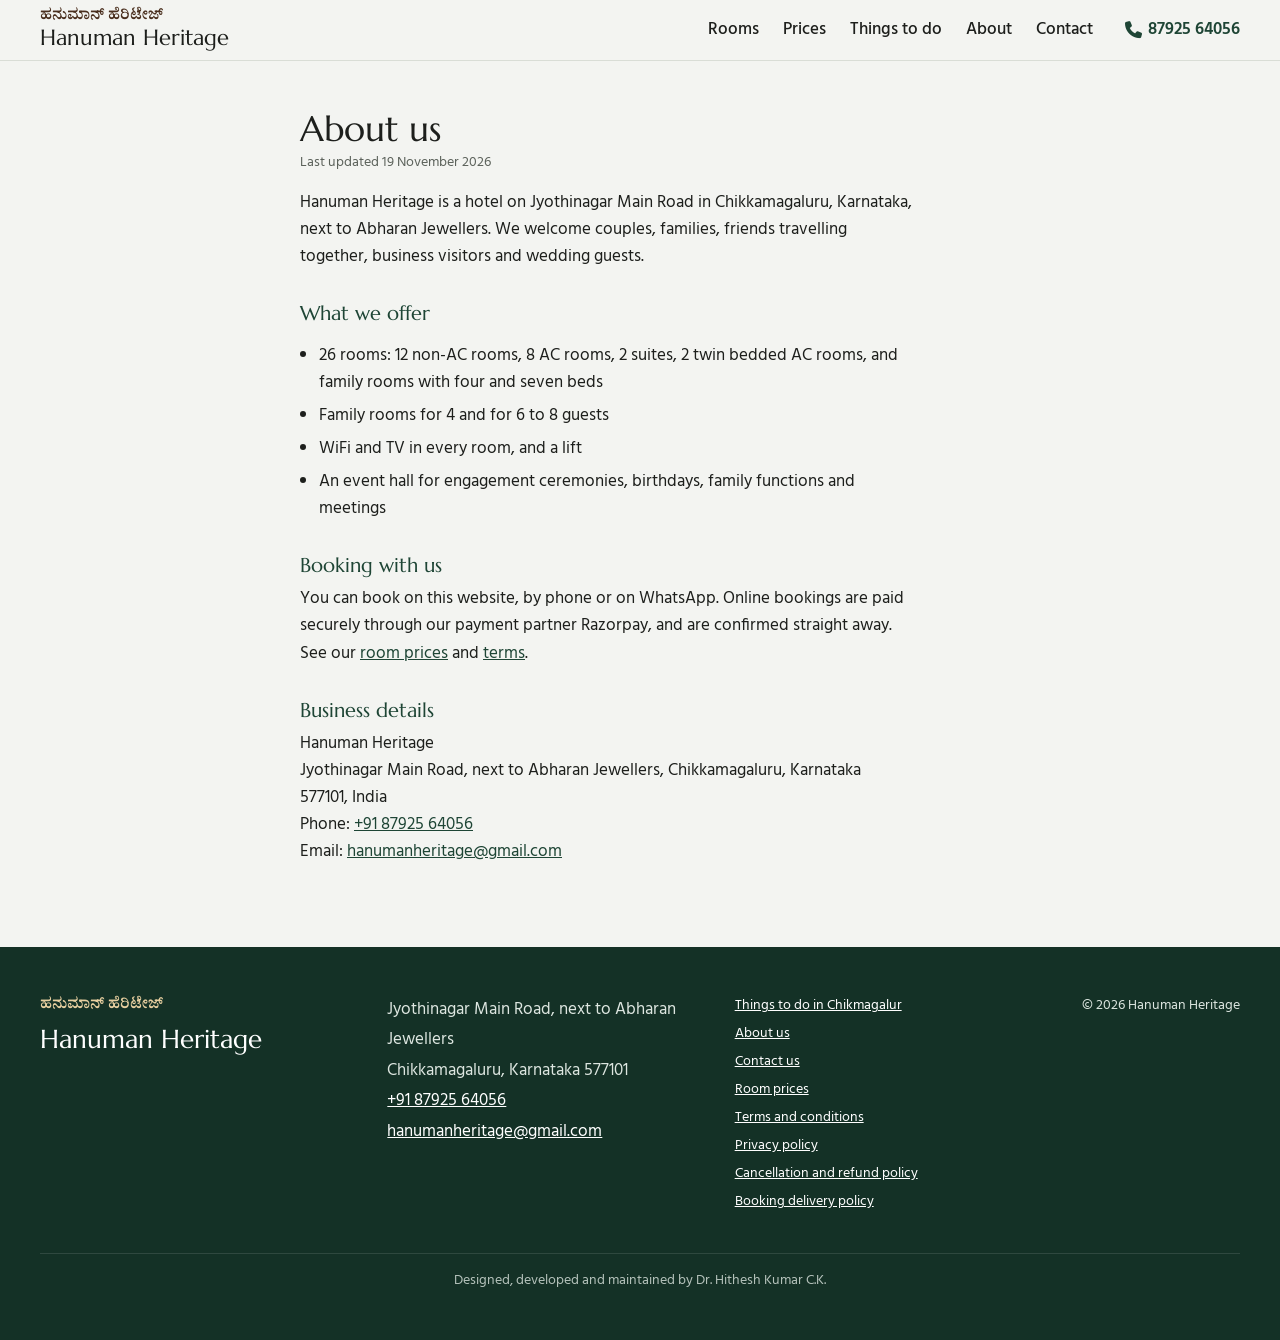
<file: about.html>
<!DOCTYPE html>
<html lang="en">
<head>
    <meta charset="UTF-8">
    <meta name="viewport" content="width=device-width, initial-scale=1.0">
    <title>About Hanuman Heritage – hotel in Chikmagalur (Chikkamagaluru)</title>
    <meta name="description" content="Hanuman Heritage is a 26-room hotel on Jyothinagar Main Road in Chikmagalur (Chikkamagaluru), Karnataka, with AC and non-AC rooms, family rooms and an event hall.">
    <link rel="canonical" href="https://hanumanheritage.com/about.html">
    <meta name="theme-color" content="#1E4535">
    <link rel="preconnect" href="https://fonts.googleapis.com">
    <link rel="preconnect" href="https://fonts.gstatic.com" crossorigin>
    <link href="https://fonts.googleapis.com/css2?family=Hind:wght@400;500;600&family=Marcellus&family=Noto+Serif+Kannada:wght@600&display=swap" rel="stylesheet">
    <link rel="stylesheet" href="https://cdnjs.cloudflare.com/ajax/libs/font-awesome/6.4.0/css/all.min.css">
    <link rel="stylesheet" href="styles.css">
</head>
<body class="doc-page">
    <header class="site-header">
        <a class="brand" href="index.html" aria-label="Hanuman Heritage home">
            <span class="brand-kn" lang="kn">ಹನುಮಾನ್ ಹೆರಿಟೇಜ್</span>
            <span class="brand-en">Hanuman Heritage</span>
        </a>
        <nav class="site-nav" aria-label="Main">
            <a href="index.html#rooms">Rooms</a>
            <a href="pricing.html">Prices</a>
            <a href="chikmagalur-guide.html">Things to do</a>
            <a href="about.html">About</a>
            <a href="contact.html">Contact</a>
        </nav>
        <a class="header-call" href="tel:+918792564056"><i class="fas fa-phone" aria-hidden="true"></i> 87925 64056</a>
    </header>
    <main class="doc">
        <h1>About us</h1>
        <p class="doc-updated">Last updated 19 November 2026</p>

        <p>Hanuman Heritage is a hotel on Jyothinagar Main Road in Chikkamagaluru, Karnataka, next to Abharan Jewellers. We welcome couples, families, friends travelling together, business visitors and wedding guests.</p>
        <h2>What we offer</h2>
        <ul>
            <li>26 rooms: 12 non-AC rooms, 8 AC rooms, 2 suites, 2 twin bedded AC rooms, and family rooms with four and seven beds</li>
            <li>Family rooms for 4 and for 6 to 8 guests</li>
            <li>WiFi and TV in every room, and a lift</li>
            <li>An event hall for engagement ceremonies, birthdays, family functions and meetings</li>
        </ul>
        <h2>Booking with us</h2>
        <p>You can book on this website, by phone or on WhatsApp. Online bookings are paid securely through our payment partner Razorpay, and are confirmed straight away. See our <a href="pricing.html">room prices</a> and <a href="terms.html">terms</a>.</p>
        <h2>Business details</h2>
        <p>Hanuman Heritage<br>Jyothinagar Main Road, next to Abharan Jewellers, Chikkamagaluru, Karnataka 577101, India<br>Phone: <a href="tel:+918792564056">+91 87925 64056</a><br>Email: <a href="mailto:hanumanheritage@gmail.com">hanumanheritage@gmail.com</a></p>

    </main>
    <footer class="site-footer">
        <div class="footer-brand">
            <span class="brand-kn" lang="kn">ಹನುಮಾನ್ ಹೆರಿಟೇಜ್</span>
            <span class="brand-en">Hanuman Heritage</span>
        </div>
        <address>
            Jyothinagar Main Road, next to Abharan Jewellers<br>
            Chikkamagaluru, Karnataka 577101<br>
            <a href="tel:+918792564056">+91 87925 64056</a><br>
            <a href="mailto:hanumanheritage@gmail.com">hanumanheritage@gmail.com</a>
        </address>
        <nav class="footer-links" aria-label="Policies">
            <a href="chikmagalur-guide.html">Things to do in Chikmagalur</a>
            <a href="about.html">About us</a>
            <a href="contact.html">Contact us</a>
            <a href="pricing.html">Room prices</a>
            <a href="terms.html">Terms and conditions</a>
            <a href="privacy.html">Privacy policy</a>
            <a href="refund-policy.html">Cancellation and refund policy</a>
            <a href="shipping-policy.html">Booking delivery policy</a>
        </nav>
        <p class="footer-small">&copy; 2026 Hanuman Heritage</p>
        <p class="footer-small footer-credit">Designed, developed and maintained by <span class="nowrap">Dr. Hithesh Kumar C.K.</span></p>
    </footer>
</body>
</html>
</file>
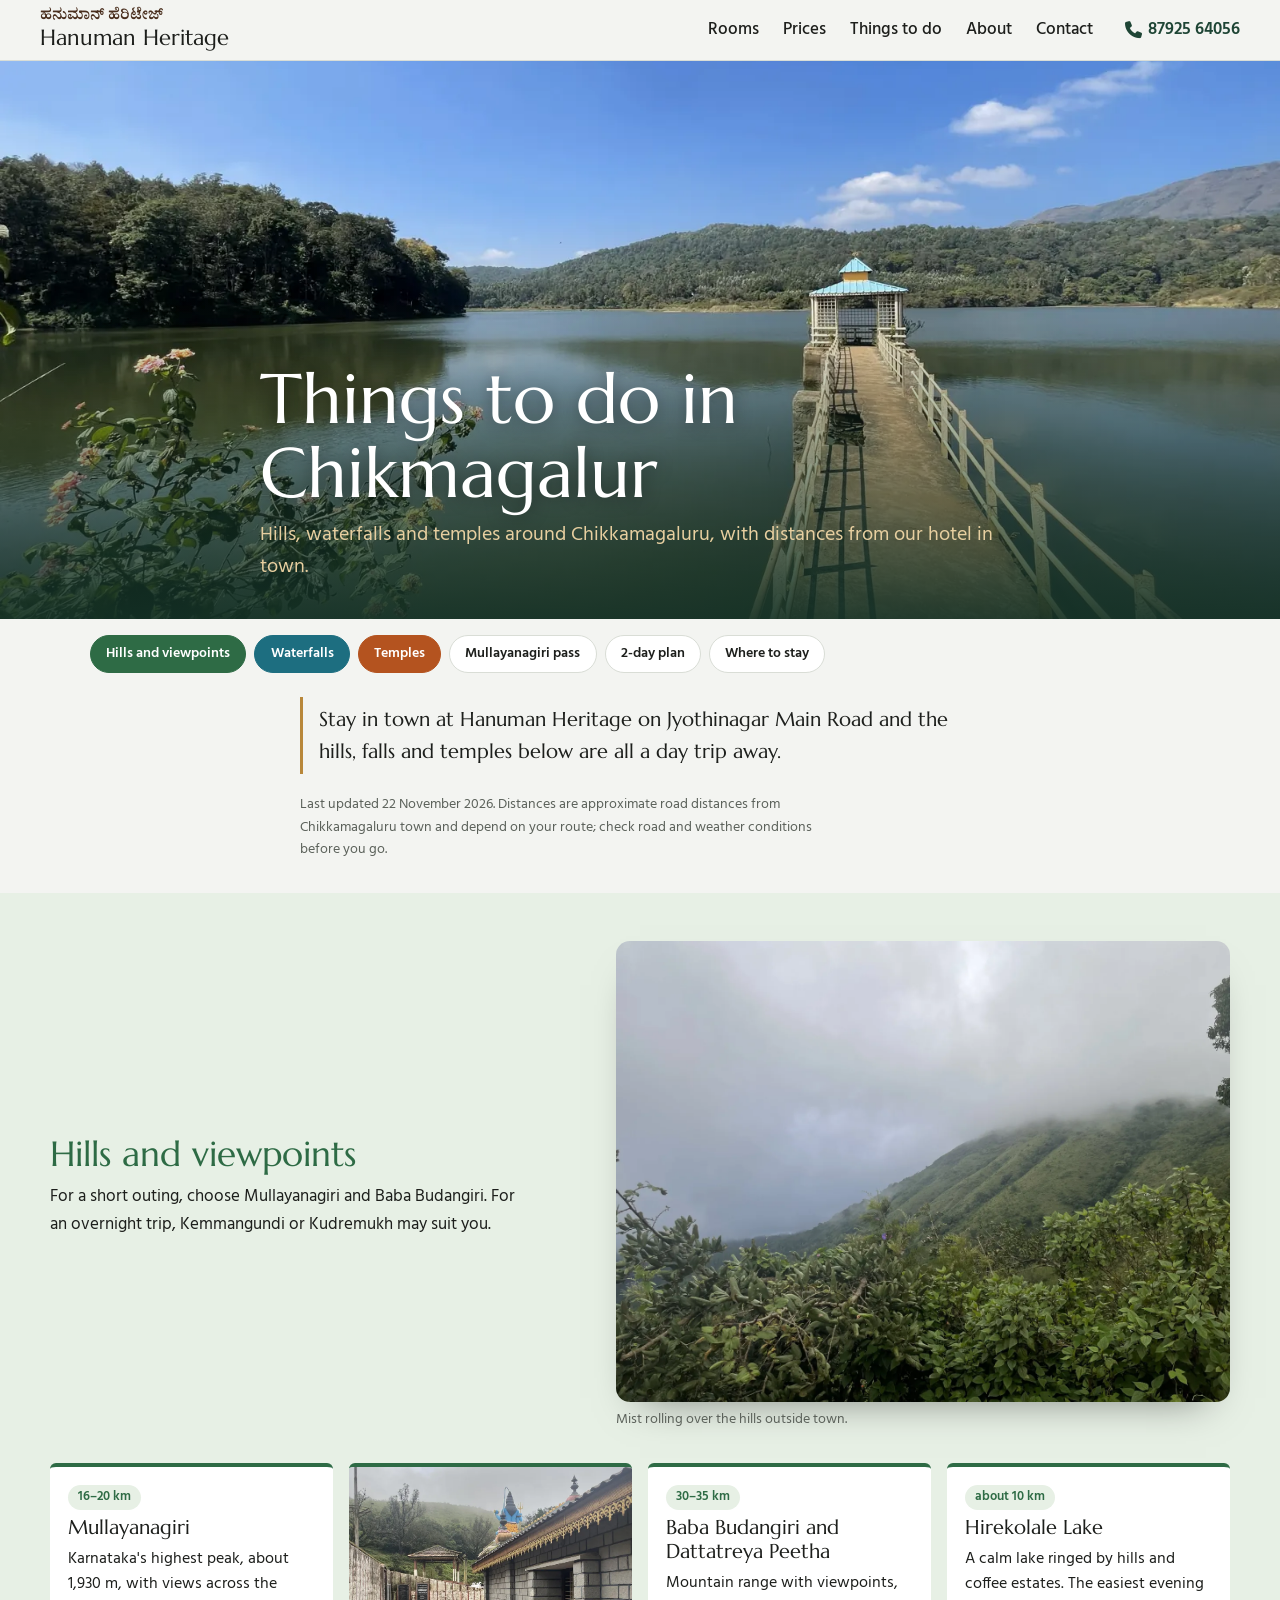
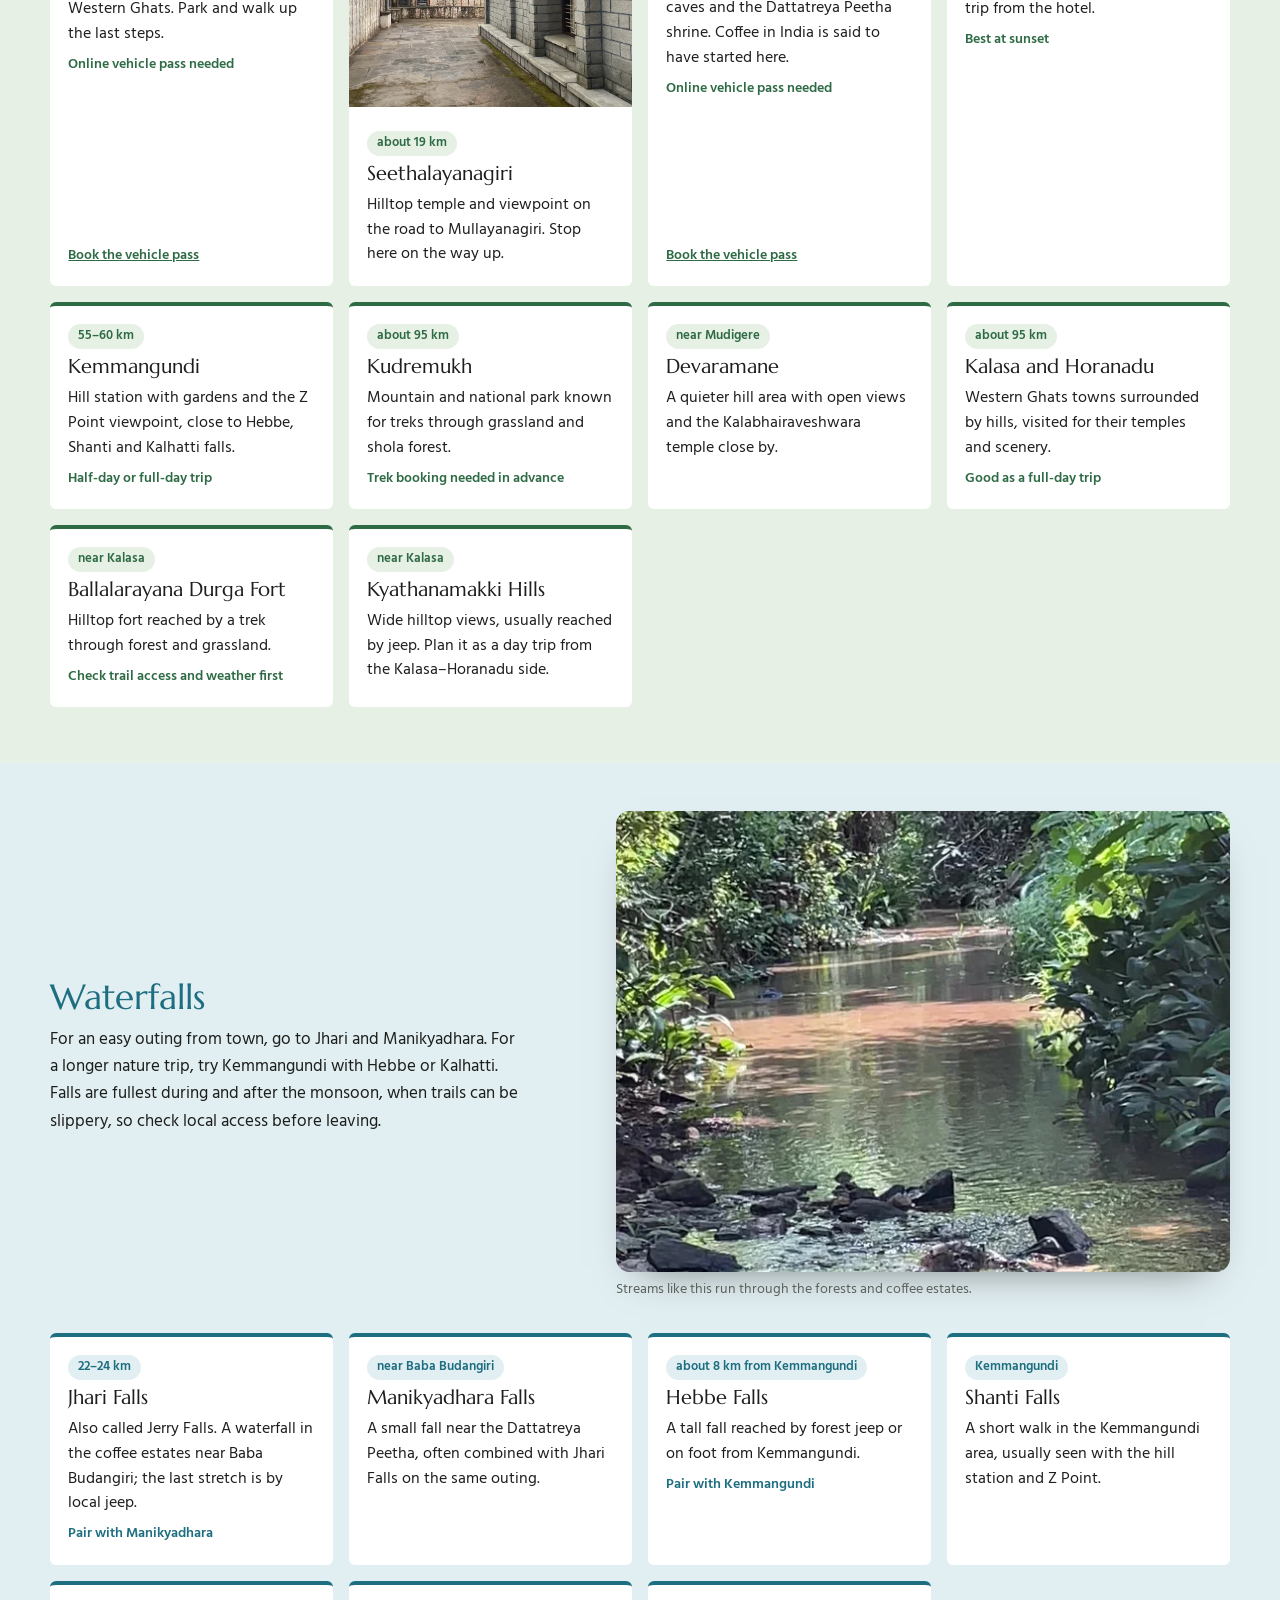
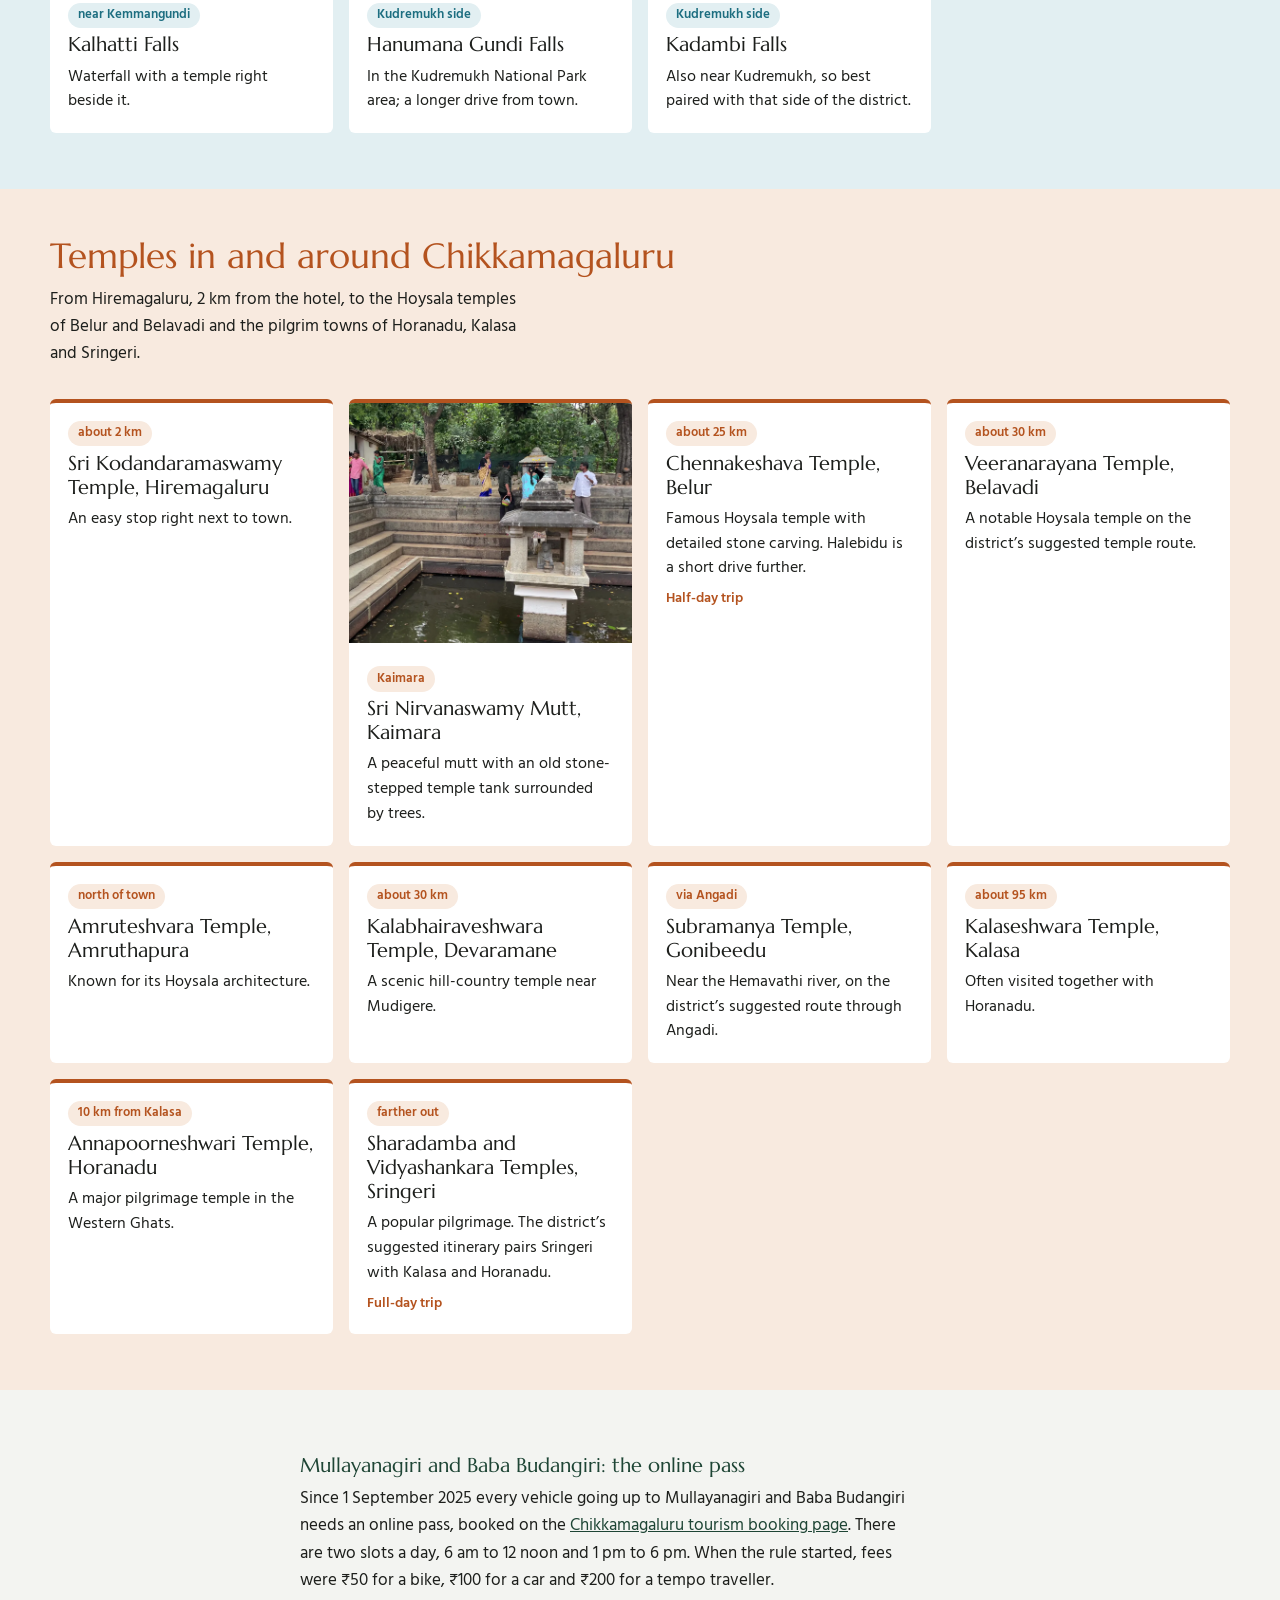
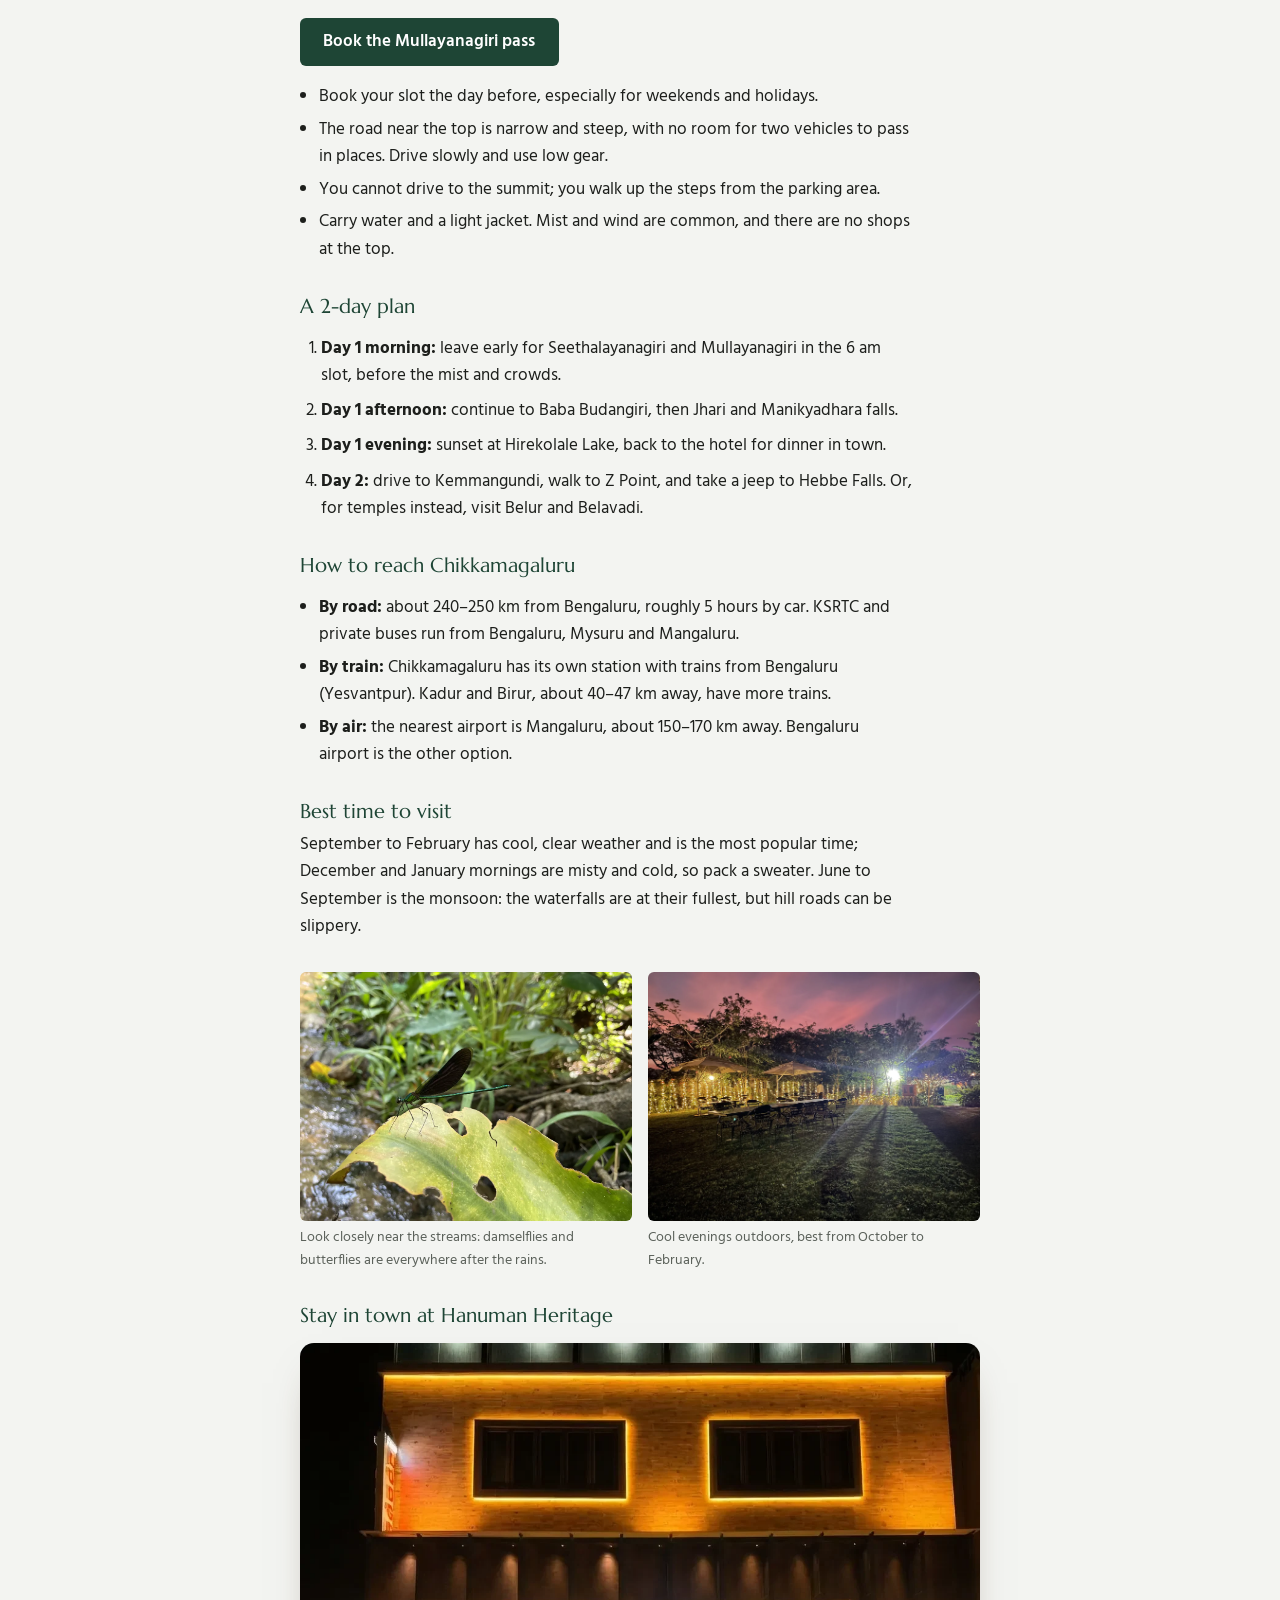
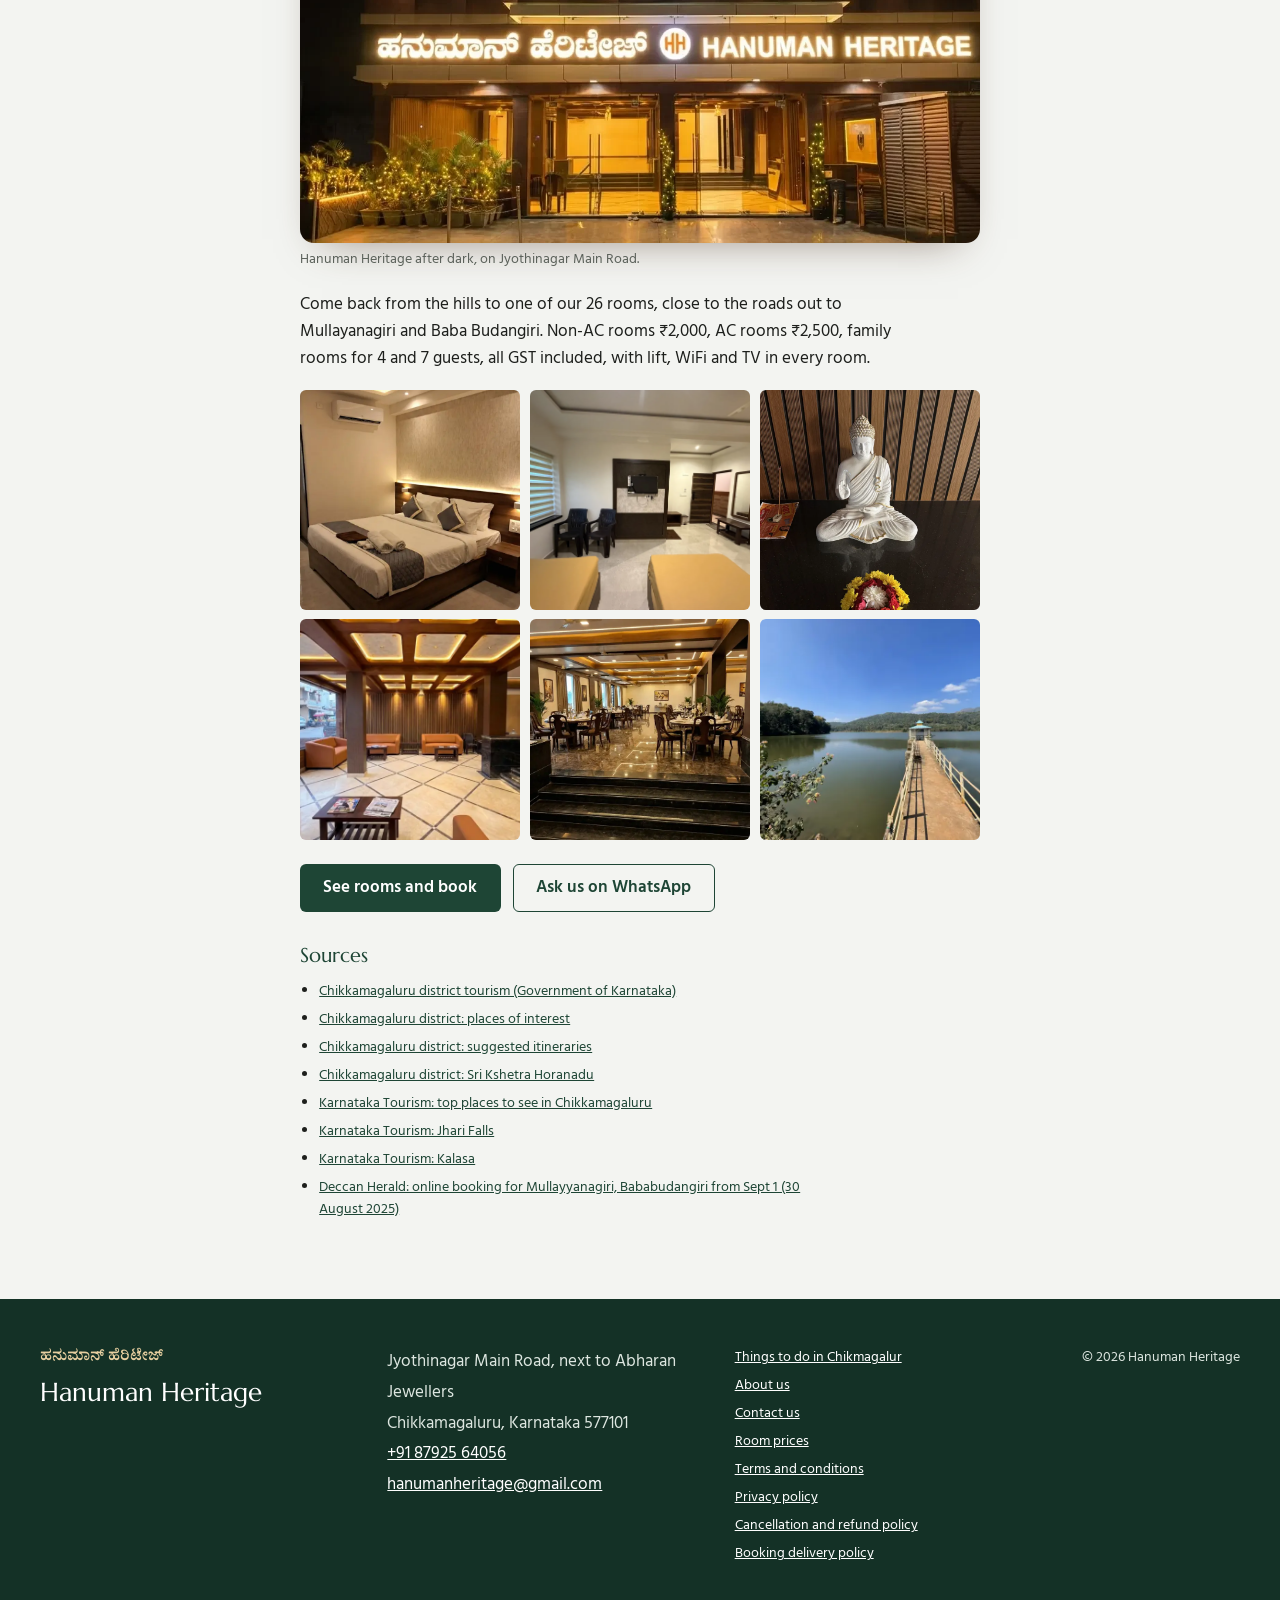
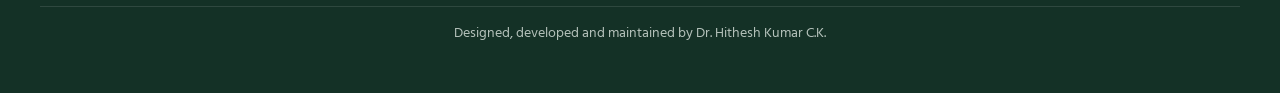
<file: chikmagalur-guide.html>
<!DOCTYPE html>
<html lang="en">
<head>
    <meta charset="UTF-8">
    <meta name="viewport" content="width=device-width, initial-scale=1.0">
    <title>Things to do in Chikmagalur: hills, waterfalls and temples | Hanuman Heritage</title>
    <meta name="description" content="Things to do in Chikmagalur (Chikkamagaluru): hills like Mullayanagiri and Kemmangundi, waterfalls like Jhari and Hebbe, and temples from Hiremagaluru and Belur to Horanadu and Sringeri, with distances from town and the Mullayanagiri pass link.">
    <link rel="canonical" href="https://hanumanheritage.com/chikmagalur-guide.html">
    <meta name="theme-color" content="#1E4535">
    <link rel="preconnect" href="https://fonts.googleapis.com">
    <link rel="preconnect" href="https://fonts.gstatic.com" crossorigin>
    <link href="https://fonts.googleapis.com/css2?family=Hind:wght@400;500;600&family=Marcellus&family=Noto+Serif+Kannada:wght@600&display=swap" rel="stylesheet">
    <link rel="stylesheet" href="https://cdnjs.cloudflare.com/ajax/libs/font-awesome/6.4.0/css/all.min.css">
    <link rel="stylesheet" href="styles.css">
    <script type="application/ld+json">
{"@context": "https://schema.org", "@type": "FAQPage", "mainEntity": [{"@type": "Question", "name": "How far is Mullayanagiri from Chikmagalur town?", "acceptedAnswer": {"@type": "Answer", "text": "About 16 to 20 km by road. The last stretch is narrow and steep, and you walk up to the summit from the halfway point."}}, {"@type": "Question", "name": "Do I need a pass for Mullayanagiri and Baba Budangiri?", "acceptedAnswer": {"@type": "Answer", "text": "Yes. Since 1 September 2025, vehicles need an online pass from the Chikkamagaluru tourism booking page (pgbiz.omniware.in/chikkamagalurutourism), in two slots: 6 am to 12 noon and 1 pm to 6 pm."}}, {"@type": "Question", "name": "How far is Chikmagalur from Bengaluru?", "acceptedAnswer": {"@type": "Answer", "text": "About 240 to 250 km by road, roughly 5 hours by car."}}]}
    </script>
    <meta property="og:image" content="https://hanumanheritage.com/images/web/Entrance.webp">
    <meta property="og:title" content="Things to do in Chikmagalur | Hanuman Heritage">
</head>
<body class="doc-page">
    <header class="site-header">
        <a class="brand" href="index.html" aria-label="Hanuman Heritage home">
            <span class="brand-kn" lang="kn">ಹನುಮಾನ್ ಹೆರಿಟೇಜ್</span>
            <span class="brand-en">Hanuman Heritage</span>
        </a>
        <nav class="site-nav" aria-label="Main">
            <a href="index.html#rooms">Rooms</a>
            <a href="pricing.html">Prices</a>
            <a href="chikmagalur-guide.html">Things to do</a>
            <a href="about.html">About</a>
            <a href="contact.html">Contact</a>
        </nav>
        <a class="header-call" href="tel:+918792564056"><i class="fas fa-phone" aria-hidden="true"></i> 87925 64056</a>
    </header>
    <main class="guide">
    <section class="guide-hero">
        <img src="images/web/Hirekolule_Lake.webp" alt="Hirekolale Lake near Chikmagalur, with a walkway over the water and forested hills behind" width="1600" height="1200" fetchpriority="high">
        <div class="guide-hero-text">
            <h1>Things to do in Chikmagalur</h1>
            <p>Hills, waterfalls and temples around Chikkamagaluru, with distances from our hotel in town.</p>
        </div>
    </section>
    <nav class="guide-jump" aria-label="On this page">
        <a class="jump-hills" href="#hills">Hills and viewpoints</a>
        <a class="jump-falls" href="#waterfalls">Waterfalls</a>
        <a class="jump-temples" href="#temples">Temples</a>
        <a href="#pass">Mullayanagiri pass</a>
        <a href="#plan">2-day plan</a>
        <a href="#stay">Where to stay</a>
    </nav>

    <div class="guide-intro">
        <p class="doc-highlight">Stay in town at Hanuman Heritage on Jyothinagar Main Road and the hills, falls and temples below are all a day trip away.</p>
        <p class="doc-updated">Last updated 22 November 2026. Distances are approximate road distances from Chikkamagaluru town and depend on your route; check road and weather conditions before you go.</p>
    </div>

    <section class="guide-section sec-hills" id="hills">
        <div class="sec-head">
            <div>
                <h2>Hills and viewpoints</h2>
                <p>For a short outing, choose Mullayanagiri and Baba Budangiri. For an overnight trip, Kemmangundi or Kudremukh may suit you.</p>
            </div>
            <figure class="sec-photo">
                <img src="images/web/guide-misty-hills.webp" alt="Mist rolling over green hills near Chikkamagaluru" loading="lazy" width="1400" height="1050">
                <figcaption>Mist rolling over the hills outside town.</figcaption>
            </figure>
        </div>
        <ul class="places">
<li class="place"><div class="place-top"><h3>Mullayanagiri</h3><span class="dist">16–20 km</span></div><p>Karnataka's highest peak, about 1,930 m, with views across the Western Ghats. Park and walk up the last steps.</p><p class="place-tag">Online vehicle pass needed</p><a class="place-link" href="https://pgbiz.omniware.in/chikkamagalurutourism" target="_blank" rel="noopener">Book the vehicle pass</a></li>
<li class="place place-photo"><img src="images/web/guide-seethalayanagiri.webp" alt="Stone temple courtyard at Seethalayanagiri with mist on the hills behind" loading="lazy" width="825" height="1100"><div class="place-body"><div class="place-top"><h3>Seethalayanagiri</h3><span class="dist">about 19 km</span></div><p>Hilltop temple and viewpoint on the road to Mullayanagiri. Stop here on the way up.</p></div></li>
<li class="place"><div class="place-top"><h3>Baba Budangiri and Dattatreya Peetha</h3><span class="dist">30–35 km</span></div><p>Mountain range with viewpoints, caves and the Dattatreya Peetha shrine. Coffee in India is said to have started here.</p><p class="place-tag">Online vehicle pass needed</p><a class="place-link" href="https://pgbiz.omniware.in/chikkamagalurutourism" target="_blank" rel="noopener">Book the vehicle pass</a></li>
<li class="place"><div class="place-top"><h3>Hirekolale Lake</h3><span class="dist">about 10 km</span></div><p>A calm lake ringed by hills and coffee estates. The easiest evening trip from the hotel.</p><p class="place-tag">Best at sunset</p></li>
<li class="place"><div class="place-top"><h3>Kemmangundi</h3><span class="dist">55–60 km</span></div><p>Hill station with gardens and the Z Point viewpoint, close to Hebbe, Shanti and Kalhatti falls.</p><p class="place-tag">Half-day or full-day trip</p></li>
<li class="place"><div class="place-top"><h3>Kudremukh</h3><span class="dist">about 95 km</span></div><p>Mountain and national park known for treks through grassland and shola forest.</p><p class="place-tag">Trek booking needed in advance</p></li>
<li class="place"><div class="place-top"><h3>Devaramane</h3><span class="dist">near Mudigere</span></div><p>A quieter hill area with open views and the Kalabhairaveshwara temple close by.</p></li>
<li class="place"><div class="place-top"><h3>Kalasa and Horanadu</h3><span class="dist">about 95 km</span></div><p>Western Ghats towns surrounded by hills, visited for their temples and scenery.</p><p class="place-tag">Good as a full-day trip</p></li>
<li class="place"><div class="place-top"><h3>Ballalarayana Durga Fort</h3><span class="dist">near Kalasa</span></div><p>Hilltop fort reached by a trek through forest and grassland.</p><p class="place-tag">Check trail access and weather first</p></li>
<li class="place"><div class="place-top"><h3>Kyathanamakki Hills</h3><span class="dist">near Kalasa</span></div><p>Wide hilltop views, usually reached by jeep. Plan it as a day trip from the Kalasa–Horanadu side.</p></li>
        </ul>
    </section>

    <section class="guide-section sec-falls" id="waterfalls">
        <div class="sec-head">
            <div>
                <h2>Waterfalls</h2>
                <p>For an easy outing from town, go to Jhari and Manikyadhara. For a longer nature trip, try Kemmangundi with Hebbe or Kalhatti. Falls are fullest during and after the monsoon, when trails can be slippery, so check local access before leaving.</p>
            </div>
            <figure class="sec-photo sec-video">
                <video src="images/web/guide-forest-stream.mp4" poster="images/web/guide-forest-stream.webp" autoplay muted loop playsinline preload="metadata" aria-label="A clear stream flowing through forest near Chikkamagaluru"></video>
                <figcaption>Streams like this run through the forests and coffee estates.</figcaption>
            </figure>
        </div>
        <ul class="places">
<li class="place"><div class="place-top"><h3>Jhari Falls</h3><span class="dist">22–24 km</span></div><p>Also called Jerry Falls. A waterfall in the coffee estates near Baba Budangiri; the last stretch is by local jeep.</p><p class="place-tag">Pair with Manikyadhara</p></li>
<li class="place"><div class="place-top"><h3>Manikyadhara Falls</h3><span class="dist">near Baba Budangiri</span></div><p>A small fall near the Dattatreya Peetha, often combined with Jhari Falls on the same outing.</p></li>
<li class="place"><div class="place-top"><h3>Hebbe Falls</h3><span class="dist">about 8 km from Kemmangundi</span></div><p>A tall fall reached by forest jeep or on foot from Kemmangundi.</p><p class="place-tag">Pair with Kemmangundi</p></li>
<li class="place"><div class="place-top"><h3>Shanti Falls</h3><span class="dist">Kemmangundi</span></div><p>A short walk in the Kemmangundi area, usually seen with the hill station and Z Point.</p></li>
<li class="place"><div class="place-top"><h3>Kalhatti Falls</h3><span class="dist">near Kemmangundi</span></div><p>Waterfall with a temple right beside it.</p></li>
<li class="place"><div class="place-top"><h3>Hanumana Gundi Falls</h3><span class="dist">Kudremukh side</span></div><p>In the Kudremukh National Park area; a longer drive from town.</p></li>
<li class="place"><div class="place-top"><h3>Kadambi Falls</h3><span class="dist">Kudremukh side</span></div><p>Also near Kudremukh, so best paired with that side of the district.</p></li>
        </ul>
    </section>

    <section class="guide-section sec-temples" id="temples">
        <div class="sec-head">
            <div>
                <h2>Temples in and around Chikkamagaluru</h2>
                <p>From Hiremagaluru, 2 km from the hotel, to the Hoysala temples of Belur and Belavadi and the pilgrim towns of Horanadu, Kalasa and Sringeri.</p>
            </div>
        </div>
        <ul class="places">
<li class="place"><div class="place-top"><h3>Sri Kodandaramaswamy Temple, Hiremagaluru</h3><span class="dist">about 2 km</span></div><p>An easy stop right next to town.</p></li>
<li class="place place-photo"><img src="images/web/guide-nirvanaswamy-kaimara.webp" alt="Stone-stepped temple tank with a small shrine in the middle at Sri Nirvanaswamy Mutt, Kaimara" loading="lazy" width="1400" height="1009"><div class="place-body"><div class="place-top"><h3>Sri Nirvanaswamy Mutt, Kaimara</h3><span class="dist">Kaimara</span></div><p>A peaceful mutt with an old stone-stepped temple tank surrounded by trees.</p></div></li>
<li class="place"><div class="place-top"><h3>Chennakeshava Temple, Belur</h3><span class="dist">about 25 km</span></div><p>Famous Hoysala temple with detailed stone carving. Halebidu is a short drive further.</p><p class="place-tag">Half-day trip</p></li>
<li class="place"><div class="place-top"><h3>Veeranarayana Temple, Belavadi</h3><span class="dist">about 30 km</span></div><p>A notable Hoysala temple on the district’s suggested temple route.</p></li>
<li class="place"><div class="place-top"><h3>Amruteshvara Temple, Amruthapura</h3><span class="dist">north of town</span></div><p>Known for its Hoysala architecture.</p></li>
<li class="place"><div class="place-top"><h3>Kalabhairaveshwara Temple, Devaramane</h3><span class="dist">about 30 km</span></div><p>A scenic hill-country temple near Mudigere.</p></li>
<li class="place"><div class="place-top"><h3>Subramanya Temple, Gonibeedu</h3><span class="dist">via Angadi</span></div><p>Near the Hemavathi river, on the district’s suggested route through Angadi.</p></li>
<li class="place"><div class="place-top"><h3>Kalaseshwara Temple, Kalasa</h3><span class="dist">about 95 km</span></div><p>Often visited together with Horanadu.</p></li>
<li class="place"><div class="place-top"><h3>Annapoorneshwari Temple, Horanadu</h3><span class="dist">10 km from Kalasa</span></div><p>A major pilgrimage temple in the Western Ghats.</p></li>
<li class="place"><div class="place-top"><h3>Sharadamba and Vidyashankara Temples, Sringeri</h3><span class="dist">farther out</span></div><p>A popular pilgrimage. The district’s suggested itinerary pairs Sringeri with Kalasa and Horanadu.</p><p class="place-tag">Full-day trip</p></li>
        </ul>
    </section>

    <div class="doc">
        <h2 id="pass">Mullayanagiri and Baba Budangiri: the online pass</h2>
        <p>Since 1 September 2025 every vehicle going up to Mullayanagiri and Baba Budangiri needs an online pass, booked on the <a href="https://pgbiz.omniware.in/chikkamagalurutourism" target="_blank" rel="noopener">Chikkamagaluru tourism booking page</a>. There are two slots a day, 6 am to 12 noon and 1 pm to 6 pm. When the rule started, fees were ₹50 for a bike, ₹100 for a car and ₹200 for a tempo traveller.</p>
        <p class="doc-actions"><a class="btn btn-primary" href="https://pgbiz.omniware.in/chikkamagalurutourism" target="_blank" rel="noopener">Book the Mullayanagiri pass</a></p>
        <ul>
            <li>Book your slot the day before, especially for weekends and holidays.</li>
            <li>The road near the top is narrow and steep, with no room for two vehicles to pass in places. Drive slowly and use low gear.</li>
            <li>You cannot drive to the summit; you walk up the steps from the parking area.</li>
            <li>Carry water and a light jacket. Mist and wind are common, and there are no shops at the top.</li>
        </ul>

        <h2 id="plan">A 2-day plan</h2>
        <ol>
            <li><strong>Day 1 morning:</strong> leave early for Seethalayanagiri and Mullayanagiri in the 6 am slot, before the mist and crowds.</li>
            <li><strong>Day 1 afternoon:</strong> continue to Baba Budangiri, then Jhari and Manikyadhara falls.</li>
            <li><strong>Day 1 evening:</strong> sunset at Hirekolale Lake, back to the hotel for dinner in town.</li>
            <li><strong>Day 2:</strong> drive to Kemmangundi, walk to Z Point, and take a jeep to Hebbe Falls. Or, for temples instead, visit Belur and Belavadi.</li>
        </ol>

        <h2>How to reach Chikkamagaluru</h2>
        <ul>
            <li><strong>By road:</strong> about 240–250 km from Bengaluru, roughly 5 hours by car. KSRTC and private buses run from Bengaluru, Mysuru and Mangaluru.</li>
            <li><strong>By train:</strong> Chikkamagaluru has its own station with trains from Bengaluru (Yesvantpur). Kadur and Birur, about 40–47 km away, have more trains.</li>
            <li><strong>By air:</strong> the nearest airport is Mangaluru, about 150–170 km away. Bengaluru airport is the other option.</li>
        </ul>

        <h2>Best time to visit</h2>
        <p>September to February has cool, clear weather and is the most popular time; December and January mornings are misty and cold, so pack a sweater. June to September is the monsoon: the waterfalls are at their fullest, but hill roads can be slippery.</p>
        <div class="guide-pair">
            <figure>
                <img src="images/web/guide-damselfly.webp" alt="A dark damselfly resting on a leaf beside a stream" loading="lazy" width="1100" height="825">
                <figcaption>Look closely near the streams: damselflies and butterflies are everywhere after the rains.</figcaption>
            </figure>
            <figure>
                <img src="images/web/guide-garden-evening.webp" alt="Garden tables under fairy lights at dusk with a pink sky" loading="lazy" width="1400" height="1050">
                <figcaption>Cool evenings outdoors, best from October to February.</figcaption>
            </figure>
        </div>

        <h2 id="stay">Stay in town at Hanuman Heritage</h2>
        <figure class="guide-feature">
            <img src="images/web/Entrance-feature.webp" alt="Hanuman Heritage hotel entrance lit up at night, with the name in Kannada and English" loading="lazy" width="1110" height="816">
            <figcaption>Hanuman Heritage after dark, on Jyothinagar Main Road.</figcaption>
        </figure>
        <p>Come back from the hills to one of our 26 rooms, close to the roads out to Mullayanagiri and Baba Budangiri. Non-AC rooms ₹2,000, AC rooms ₹2,500, family rooms for 4 and 7 guests, all GST included, with lift, WiFi and TV in every room.</p>
        <div class="guide-gallery">
            <img src="images/web/Delux_AC_Room-sm.webp" alt="Deluxe AC room with a double bed and warm lighting" loading="lazy">
            <img src="images/web/room-family.webp" alt="Spacious family room with beds, seating and a TV unit" loading="lazy">
            <img src="images/web/reception-buddha.webp" alt="White Buddha statue with a flower rangoli at the reception" loading="lazy">
            <img src="images/web/Hotel_Lobby-sm.webp" alt="Hotel lobby with wooden ceiling and orange sofas" loading="lazy">
            <img src="images/web/Dinning_Area-sm.webp" alt="Dining area with tables and a lit ceiling" loading="lazy">
            <img src="images/web/Hirekolule_Lake-sm.webp" alt="Walkway at Hirekolale Lake" loading="lazy">
        </div>
        <p class="doc-actions"><a class="btn btn-primary" href="index.html#rooms">See rooms and book</a> <a class="btn btn-outline" href="https://wa.me/918792564056?text=Hello%20Hanuman%20Heritage%2C%20I%27m%20planning%20a%20Chikmagalur%20trip." target="_blank" rel="noopener">Ask us on WhatsApp</a></p>

        <h2>Sources</h2>
        <ul class="sources">
            <li><a href="https://chikkamagaluru.nic.in/en/tourism/" target="_blank" rel="noopener">Chikkamagaluru district tourism (Government of Karnataka)</a></li>
            <li><a href="https://chikkamagaluru.nic.in/en/places-of-interest/" target="_blank" rel="noopener">Chikkamagaluru district: places of interest</a></li>
            <li><a href="https://chikkamagaluru.nic.in/en/tourist-packages/" target="_blank" rel="noopener">Chikkamagaluru district: suggested itineraries</a></li>
            <li><a href="https://chikkamagaluru.nic.in/en/tourist-place/sri-ksetra-horanadu/" target="_blank" rel="noopener">Chikkamagaluru district: Sri Kshetra Horanadu</a></li>
            <li><a href="https://karnatakatourism.org/en/experiences/top-places-to-see-in-chikkamagalur/" target="_blank" rel="noopener">Karnataka Tourism: top places to see in Chikkamagaluru</a></li>
            <li><a href="https://karnatakatourism.org/en/attractions/jhari-falls/" target="_blank" rel="noopener">Karnataka Tourism: Jhari Falls</a></li>
            <li><a href="https://karnatakatourism.org/en/destinations/kalasa/" target="_blank" rel="noopener">Karnataka Tourism: Kalasa</a></li>
            <li><a href="https://www.deccanherald.com/amp/story/india%2Fkarnataka%2Fonline-booking-for-mullayyanagiri-bababudangiri-from-sept-1-3703974" target="_blank" rel="noopener">Deccan Herald: online booking for Mullayyanagiri, Bababudangiri from Sept 1 (30 August 2025)</a></li>
        </ul>
    </div>
    </main>
    <footer class="site-footer">
        <div class="footer-brand">
            <span class="brand-kn" lang="kn">ಹನುಮಾನ್ ಹೆರಿಟೇಜ್</span>
            <span class="brand-en">Hanuman Heritage</span>
        </div>
        <address>
            Jyothinagar Main Road, next to Abharan Jewellers<br>
            Chikkamagaluru, Karnataka 577101<br>
            <a href="tel:+918792564056">+91 87925 64056</a><br>
            <a href="mailto:hanumanheritage@gmail.com">hanumanheritage@gmail.com</a>
        </address>
        <nav class="footer-links" aria-label="Policies">
            <a href="chikmagalur-guide.html">Things to do in Chikmagalur</a>
            <a href="about.html">About us</a>
            <a href="contact.html">Contact us</a>
            <a href="pricing.html">Room prices</a>
            <a href="terms.html">Terms and conditions</a>
            <a href="privacy.html">Privacy policy</a>
            <a href="refund-policy.html">Cancellation and refund policy</a>
            <a href="shipping-policy.html">Booking delivery policy</a>
        </nav>
        <p class="footer-small">&copy; 2026 Hanuman Heritage</p>
        <p class="footer-small footer-credit">Designed, developed and maintained by <span class="nowrap">Dr. Hithesh Kumar C.K.</span></p>
    </footer>
</body>
</html>
</file>
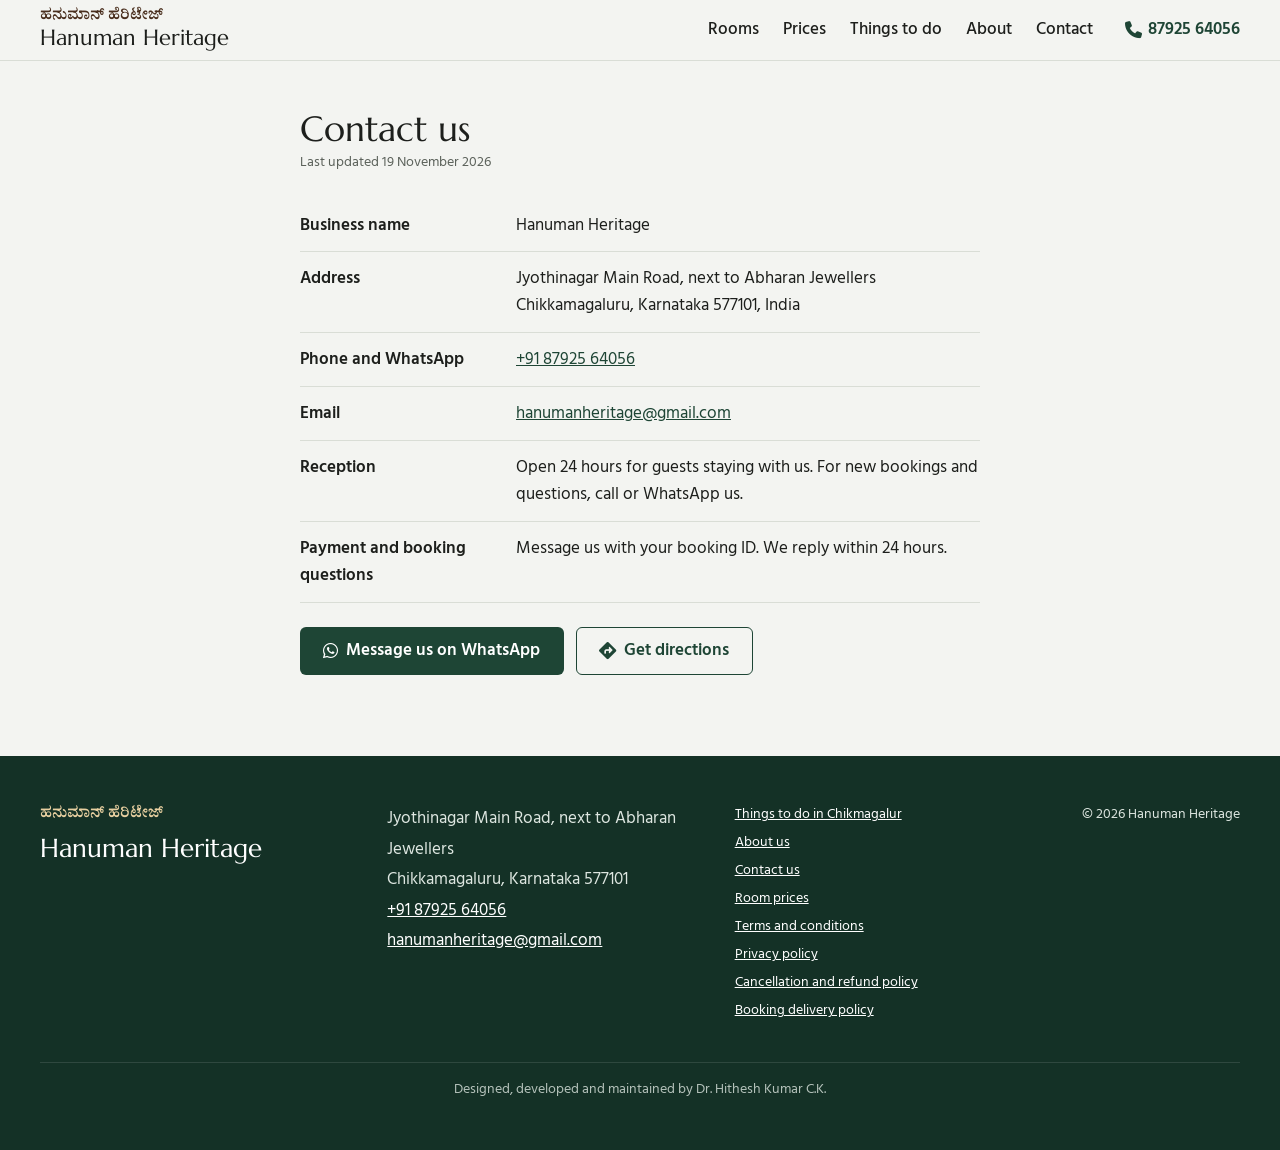
<file: contact.html>
<!DOCTYPE html>
<html lang="en">
<head>
    <meta charset="UTF-8">
    <meta name="viewport" content="width=device-width, initial-scale=1.0">
    <title>Contact Hanuman Heritage – hotel in Chikmagalur, phone and directions</title>
    <meta name="description" content="Address, phone, WhatsApp and email for Hanuman Heritage, Chikkamagaluru.">
    <link rel="canonical" href="https://hanumanheritage.com/contact.html">
    <meta name="theme-color" content="#1E4535">
    <link rel="preconnect" href="https://fonts.googleapis.com">
    <link rel="preconnect" href="https://fonts.gstatic.com" crossorigin>
    <link href="https://fonts.googleapis.com/css2?family=Hind:wght@400;500;600&family=Marcellus&family=Noto+Serif+Kannada:wght@600&display=swap" rel="stylesheet">
    <link rel="stylesheet" href="https://cdnjs.cloudflare.com/ajax/libs/font-awesome/6.4.0/css/all.min.css">
    <link rel="stylesheet" href="styles.css">
</head>
<body class="doc-page">
    <header class="site-header">
        <a class="brand" href="index.html" aria-label="Hanuman Heritage home">
            <span class="brand-kn" lang="kn">ಹನುಮಾನ್ ಹೆರಿಟೇಜ್</span>
            <span class="brand-en">Hanuman Heritage</span>
        </a>
        <nav class="site-nav" aria-label="Main">
            <a href="index.html#rooms">Rooms</a>
            <a href="pricing.html">Prices</a>
            <a href="chikmagalur-guide.html">Things to do</a>
            <a href="about.html">About</a>
            <a href="contact.html">Contact</a>
        </nav>
        <a class="header-call" href="tel:+918792564056"><i class="fas fa-phone" aria-hidden="true"></i> 87925 64056</a>
    </header>
    <main class="doc">
        <h1>Contact us</h1>
        <p class="doc-updated">Last updated 19 November 2026</p>

        <dl class="contact-list">
            <div><dt>Business name</dt><dd>Hanuman Heritage</dd></div>
            <div><dt>Address</dt><dd>Jyothinagar Main Road, next to Abharan Jewellers<br>Chikkamagaluru, Karnataka 577101, India</dd></div>
            <div><dt>Phone and WhatsApp</dt><dd><a href="tel:+918792564056">+91 87925 64056</a></dd></div>
            <div><dt>Email</dt><dd><a href="mailto:hanumanheritage@gmail.com">hanumanheritage@gmail.com</a></dd></div>
            <div><dt>Reception</dt><dd>Open 24 hours for guests staying with us. For new bookings and questions, call or WhatsApp us.</dd></div>
            <div><dt>Payment and booking questions</dt><dd>Message us with your booking ID. We reply within 24 hours.</dd></div>
        </dl>
        <p class="doc-actions">
            <a class="btn btn-primary" href="https://wa.me/918792564056" target="_blank" rel="noopener"><i class="fab fa-whatsapp" aria-hidden="true"></i> Message us on WhatsApp</a>
            <a class="btn btn-outline" href="https://maps.app.goo.gl/Hxm5hSpjnNXpnVrU7" target="_blank" rel="noopener"><i class="fas fa-diamond-turn-right" aria-hidden="true"></i> Get directions</a>
        </p>

    </main>
    <footer class="site-footer">
        <div class="footer-brand">
            <span class="brand-kn" lang="kn">ಹನುಮಾನ್ ಹೆರಿಟೇಜ್</span>
            <span class="brand-en">Hanuman Heritage</span>
        </div>
        <address>
            Jyothinagar Main Road, next to Abharan Jewellers<br>
            Chikkamagaluru, Karnataka 577101<br>
            <a href="tel:+918792564056">+91 87925 64056</a><br>
            <a href="mailto:hanumanheritage@gmail.com">hanumanheritage@gmail.com</a>
        </address>
        <nav class="footer-links" aria-label="Policies">
            <a href="chikmagalur-guide.html">Things to do in Chikmagalur</a>
            <a href="about.html">About us</a>
            <a href="contact.html">Contact us</a>
            <a href="pricing.html">Room prices</a>
            <a href="terms.html">Terms and conditions</a>
            <a href="privacy.html">Privacy policy</a>
            <a href="refund-policy.html">Cancellation and refund policy</a>
            <a href="shipping-policy.html">Booking delivery policy</a>
        </nav>
        <p class="footer-small">&copy; 2026 Hanuman Heritage</p>
        <p class="footer-small footer-credit">Designed, developed and maintained by <span class="nowrap">Dr. Hithesh Kumar C.K.</span></p>
    </footer>
</body>
</html>
</file>
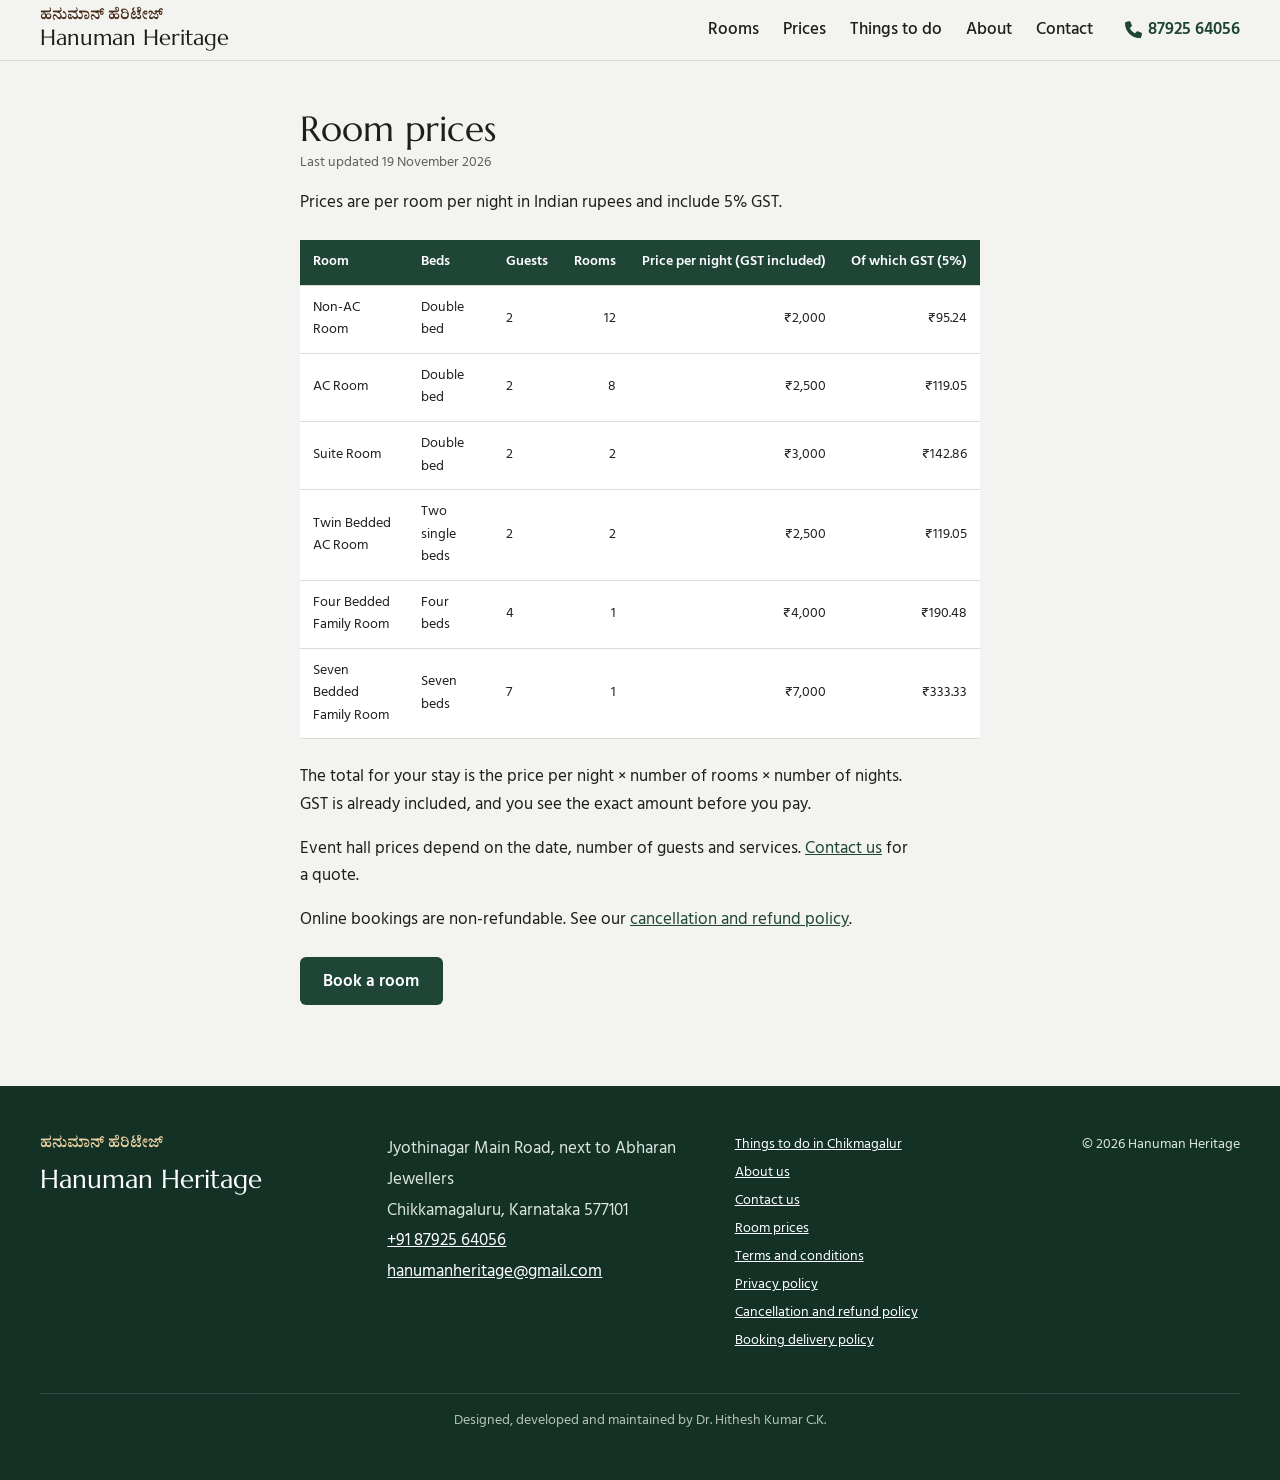
<file: pricing.html>
<!DOCTYPE html>
<html lang="en">
<head>
    <meta charset="UTF-8">
    <meta name="viewport" content="width=device-width, initial-scale=1.0">
    <title>Room prices – Hanuman Heritage hotel, Chikmagalur (Chikkamagaluru)</title>
    <meta name="description" content="Hotel room prices in Chikmagalur: non-AC ₹2,000, AC ₹2,500, suites ₹3,000, family rooms ₹4,000 and ₹7,000 per night, GST included, at Hanuman Heritage, Chikkamagaluru.">
    <link rel="canonical" href="https://hanumanheritage.com/pricing.html">
    <meta name="theme-color" content="#1E4535">
    <link rel="preconnect" href="https://fonts.googleapis.com">
    <link rel="preconnect" href="https://fonts.gstatic.com" crossorigin>
    <link href="https://fonts.googleapis.com/css2?family=Hind:wght@400;500;600&family=Marcellus&family=Noto+Serif+Kannada:wght@600&display=swap" rel="stylesheet">
    <link rel="stylesheet" href="https://cdnjs.cloudflare.com/ajax/libs/font-awesome/6.4.0/css/all.min.css">
    <link rel="stylesheet" href="styles.css">
</head>
<body class="doc-page">
    <header class="site-header">
        <a class="brand" href="index.html" aria-label="Hanuman Heritage home">
            <span class="brand-kn" lang="kn">ಹನುಮಾನ್ ಹೆರಿಟೇಜ್</span>
            <span class="brand-en">Hanuman Heritage</span>
        </a>
        <nav class="site-nav" aria-label="Main">
            <a href="index.html#rooms">Rooms</a>
            <a href="pricing.html">Prices</a>
            <a href="chikmagalur-guide.html">Things to do</a>
            <a href="about.html">About</a>
            <a href="contact.html">Contact</a>
        </nav>
        <a class="header-call" href="tel:+918792564056"><i class="fas fa-phone" aria-hidden="true"></i> 87925 64056</a>
    </header>
    <main class="doc">
        <h1>Room prices</h1>
        <p class="doc-updated">Last updated 19 November 2026</p>

        <p>Prices are per room per night in Indian rupees and include 5% GST.</p>
        <div class="table-wrap">
        <table class="price-table">
            <thead><tr><th>Room</th><th>Beds</th><th>Guests</th><th class="num">Rooms</th><th class="num">Price per night (GST included)</th><th class="num">Of which GST (5%)</th></tr></thead>
            <tbody>
                <tr><td>Non-AC Room</td><td>Double bed</td><td>2</td><td class="num">12</td><td class="num">₹2,000</td><td class="num">₹95.24</td></tr>
                <tr><td>AC Room</td><td>Double bed</td><td>2</td><td class="num">8</td><td class="num">₹2,500</td><td class="num">₹119.05</td></tr>
                <tr><td>Suite Room</td><td>Double bed</td><td>2</td><td class="num">2</td><td class="num">₹3,000</td><td class="num">₹142.86</td></tr>
                <tr><td>Twin Bedded AC Room</td><td>Two single beds</td><td>2</td><td class="num">2</td><td class="num">₹2,500</td><td class="num">₹119.05</td></tr>
                <tr><td>Four Bedded Family Room</td><td>Four beds</td><td>4</td><td class="num">1</td><td class="num">₹4,000</td><td class="num">₹190.48</td></tr>
                <tr><td>Seven Bedded Family Room</td><td>Seven beds</td><td>7</td><td class="num">1</td><td class="num">₹7,000</td><td class="num">₹333.33</td></tr>
            </tbody>
        </table>
        </div>
        <p>The total for your stay is the price per night × number of rooms × number of nights. GST is already included, and you see the exact amount before you pay.</p>
        <p>Event hall prices depend on the date, number of guests and services. <a href="contact.html">Contact us</a> for a quote.</p>
        <p>Online bookings are non-refundable. See our <a href="refund-policy.html">cancellation and refund policy</a>.</p>
        <p class="doc-actions"><a class="btn btn-primary" href="index.html#rooms">Book a room</a></p>

    </main>
    <footer class="site-footer">
        <div class="footer-brand">
            <span class="brand-kn" lang="kn">ಹನುಮಾನ್ ಹೆರಿಟೇಜ್</span>
            <span class="brand-en">Hanuman Heritage</span>
        </div>
        <address>
            Jyothinagar Main Road, next to Abharan Jewellers<br>
            Chikkamagaluru, Karnataka 577101<br>
            <a href="tel:+918792564056">+91 87925 64056</a><br>
            <a href="mailto:hanumanheritage@gmail.com">hanumanheritage@gmail.com</a>
        </address>
        <nav class="footer-links" aria-label="Policies">
            <a href="chikmagalur-guide.html">Things to do in Chikmagalur</a>
            <a href="about.html">About us</a>
            <a href="contact.html">Contact us</a>
            <a href="pricing.html">Room prices</a>
            <a href="terms.html">Terms and conditions</a>
            <a href="privacy.html">Privacy policy</a>
            <a href="refund-policy.html">Cancellation and refund policy</a>
            <a href="shipping-policy.html">Booking delivery policy</a>
        </nav>
        <p class="footer-small">&copy; 2026 Hanuman Heritage</p>
        <p class="footer-small footer-credit">Designed, developed and maintained by <span class="nowrap">Dr. Hithesh Kumar C.K.</span></p>
    </footer>
</body>
</html>
</file>
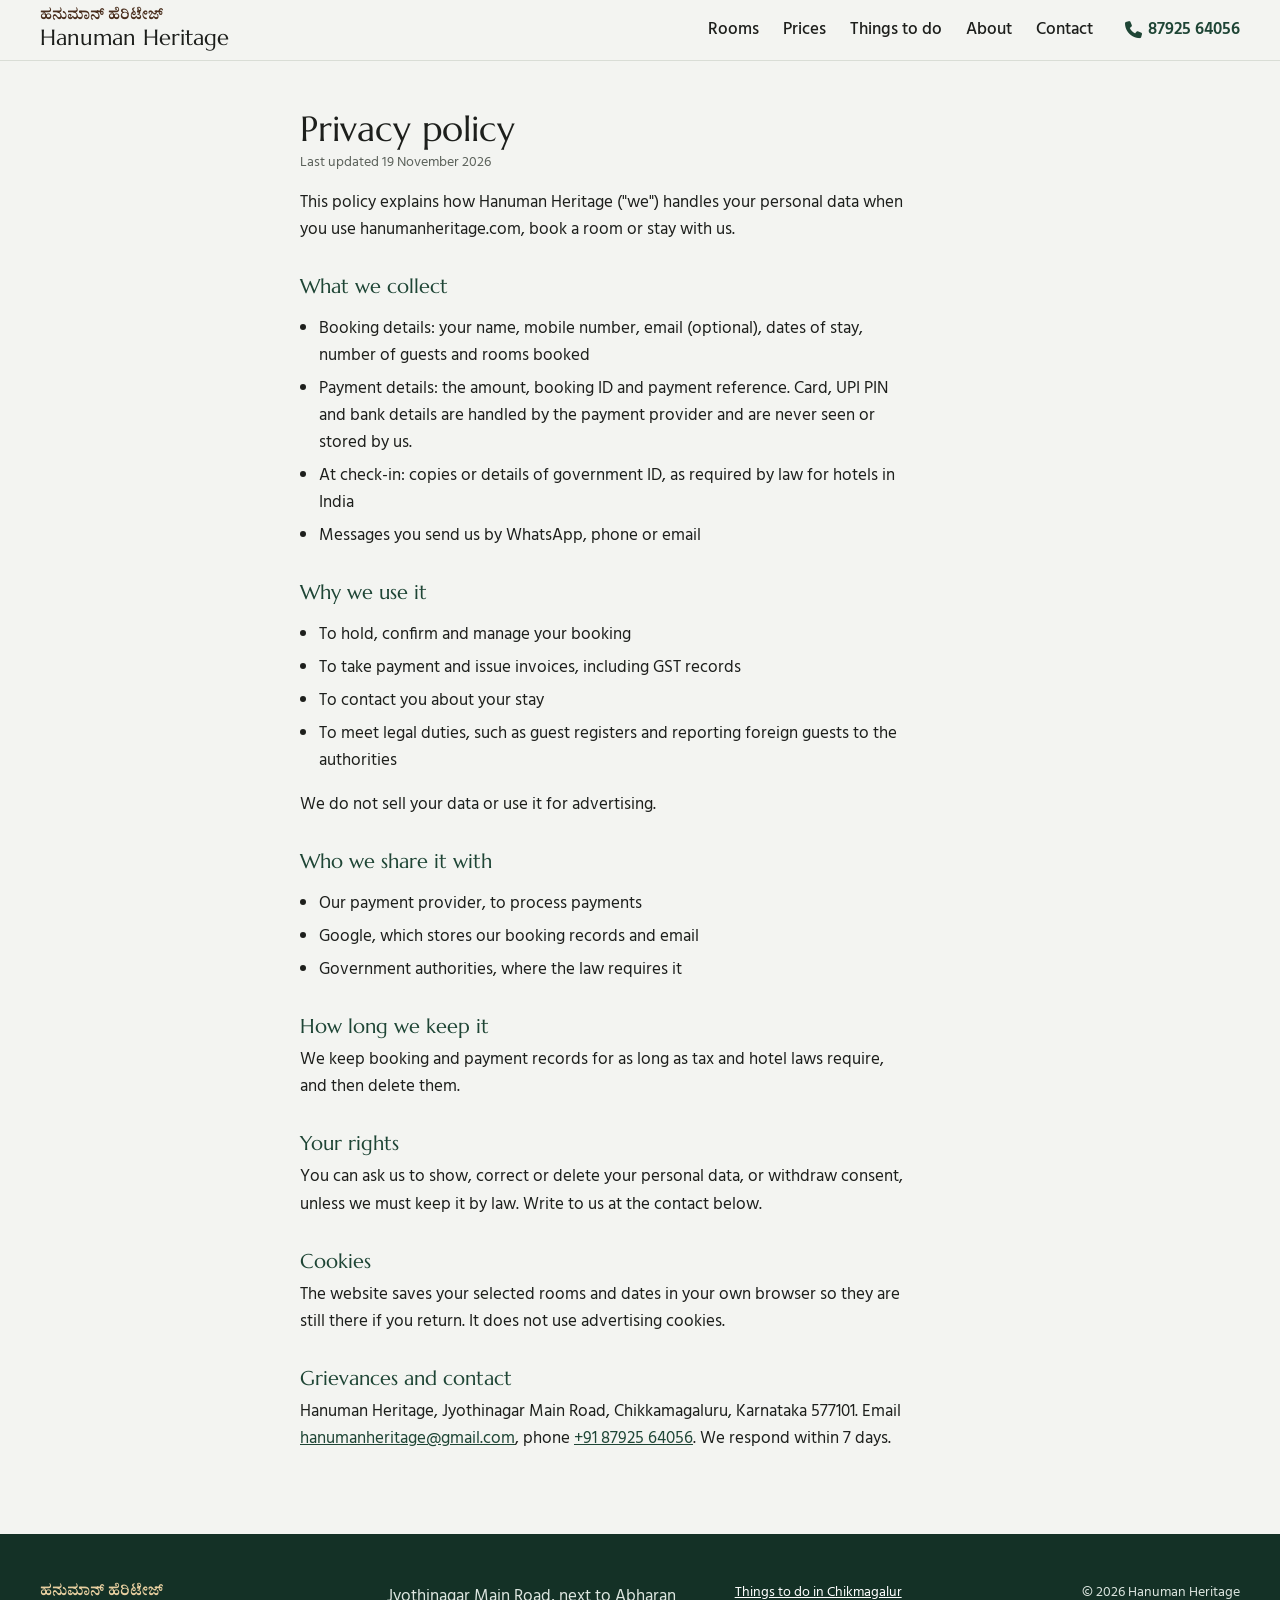
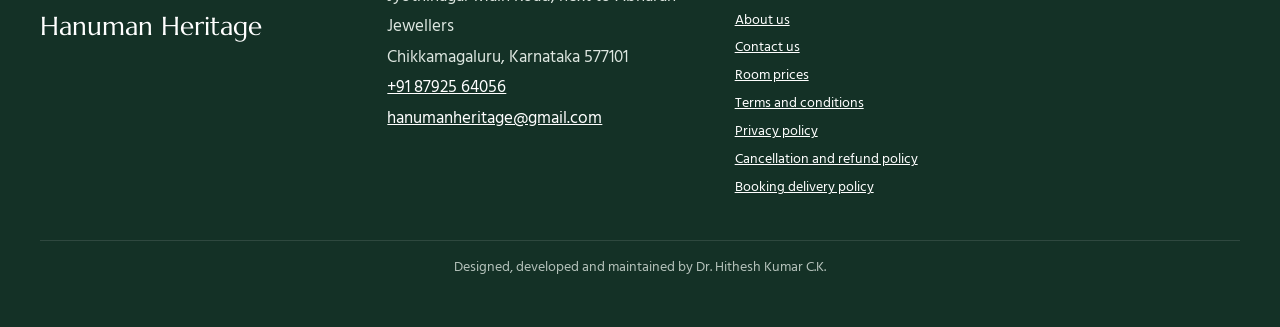
<file: privacy.html>
<!DOCTYPE html>
<html lang="en">
<head>
    <meta charset="UTF-8">
    <meta name="viewport" content="width=device-width, initial-scale=1.0">
    <title>Privacy policy | Hanuman Heritage, Chikkamagaluru</title>
    <meta name="description" content="How Hanuman Heritage collects, uses and protects your personal data.">
    <link rel="canonical" href="https://hanumanheritage.com/privacy.html">
    <meta name="theme-color" content="#1E4535">
    <link rel="preconnect" href="https://fonts.googleapis.com">
    <link rel="preconnect" href="https://fonts.gstatic.com" crossorigin>
    <link href="https://fonts.googleapis.com/css2?family=Hind:wght@400;500;600&family=Marcellus&family=Noto+Serif+Kannada:wght@600&display=swap" rel="stylesheet">
    <link rel="stylesheet" href="https://cdnjs.cloudflare.com/ajax/libs/font-awesome/6.4.0/css/all.min.css">
    <link rel="stylesheet" href="styles.css">
</head>
<body class="doc-page">
    <header class="site-header">
        <a class="brand" href="index.html" aria-label="Hanuman Heritage home">
            <span class="brand-kn" lang="kn">ಹನುಮಾನ್ ಹೆರಿಟೇಜ್</span>
            <span class="brand-en">Hanuman Heritage</span>
        </a>
        <nav class="site-nav" aria-label="Main">
            <a href="index.html#rooms">Rooms</a>
            <a href="pricing.html">Prices</a>
            <a href="chikmagalur-guide.html">Things to do</a>
            <a href="about.html">About</a>
            <a href="contact.html">Contact</a>
        </nav>
        <a class="header-call" href="tel:+918792564056"><i class="fas fa-phone" aria-hidden="true"></i> 87925 64056</a>
    </header>
    <main class="doc">
        <h1>Privacy policy</h1>
        <p class="doc-updated">Last updated 19 November 2026</p>

        <p>This policy explains how Hanuman Heritage ("we") handles your personal data when you use hanumanheritage.com, book a room or stay with us.</p>
        <h2>What we collect</h2>
        <ul>
            <li>Booking details: your name, mobile number, email (optional), dates of stay, number of guests and rooms booked</li>
            <li>Payment details: the amount, booking ID and payment reference. Card, UPI PIN and bank details are handled by the payment provider and are never seen or stored by us.</li>
            <li>At check-in: copies or details of government ID, as required by law for hotels in India</li>
            <li>Messages you send us by WhatsApp, phone or email</li>
        </ul>
        <h2>Why we use it</h2>
        <ul>
            <li>To hold, confirm and manage your booking</li>
            <li>To take payment and issue invoices, including GST records</li>
            <li>To contact you about your stay</li>
            <li>To meet legal duties, such as guest registers and reporting foreign guests to the authorities</li>
        </ul>
        <p>We do not sell your data or use it for advertising.</p>
        <h2>Who we share it with</h2>
        <ul>
            <li>Our payment provider, to process payments</li>
            <li>Google, which stores our booking records and email</li>
            <li>Government authorities, where the law requires it</li>
        </ul>
        <h2>How long we keep it</h2>
        <p>We keep booking and payment records for as long as tax and hotel laws require, and then delete them.</p>
        <h2>Your rights</h2>
        <p>You can ask us to show, correct or delete your personal data, or withdraw consent, unless we must keep it by law. Write to us at the contact below.</p>
        <h2>Cookies</h2>
        <p>The website saves your selected rooms and dates in your own browser so they are still there if you return. It does not use advertising cookies.</p>
        <h2>Grievances and contact</h2>
        <p>Hanuman Heritage, Jyothinagar Main Road, Chikkamagaluru, Karnataka 577101. Email <a href="mailto:hanumanheritage@gmail.com">hanumanheritage@gmail.com</a>, phone <a href="tel:+918792564056">+91 87925 64056</a>. We respond within 7 days.</p>

    </main>
    <footer class="site-footer">
        <div class="footer-brand">
            <span class="brand-kn" lang="kn">ಹನುಮಾನ್ ಹೆರಿಟೇಜ್</span>
            <span class="brand-en">Hanuman Heritage</span>
        </div>
        <address>
            Jyothinagar Main Road, next to Abharan Jewellers<br>
            Chikkamagaluru, Karnataka 577101<br>
            <a href="tel:+918792564056">+91 87925 64056</a><br>
            <a href="mailto:hanumanheritage@gmail.com">hanumanheritage@gmail.com</a>
        </address>
        <nav class="footer-links" aria-label="Policies">
            <a href="chikmagalur-guide.html">Things to do in Chikmagalur</a>
            <a href="about.html">About us</a>
            <a href="contact.html">Contact us</a>
            <a href="pricing.html">Room prices</a>
            <a href="terms.html">Terms and conditions</a>
            <a href="privacy.html">Privacy policy</a>
            <a href="refund-policy.html">Cancellation and refund policy</a>
            <a href="shipping-policy.html">Booking delivery policy</a>
        </nav>
        <p class="footer-small">&copy; 2026 Hanuman Heritage</p>
        <p class="footer-small footer-credit">Designed, developed and maintained by <span class="nowrap">Dr. Hithesh Kumar C.K.</span></p>
    </footer>
</body>
</html>
</file>
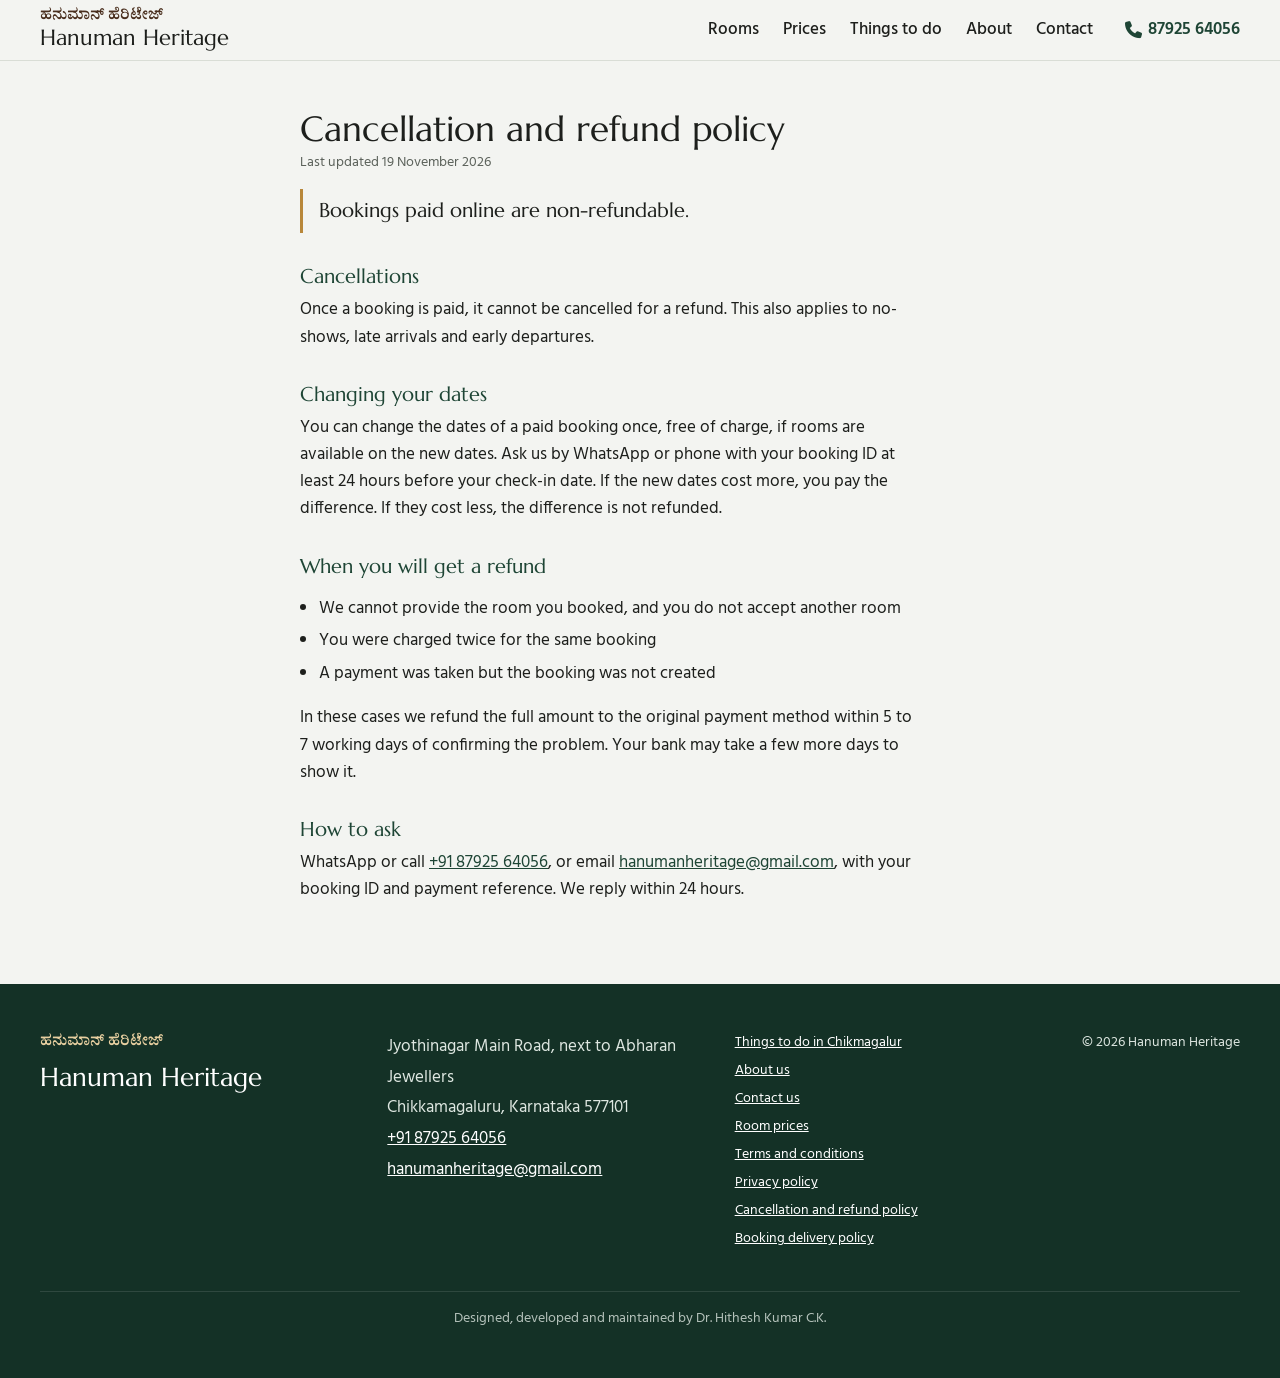
<file: refund-policy.html>
<!DOCTYPE html>
<html lang="en">
<head>
    <meta charset="UTF-8">
    <meta name="viewport" content="width=device-width, initial-scale=1.0">
    <title>Cancellation and refund policy | Hanuman Heritage, Chikkamagaluru</title>
    <meta name="description" content="Cancellation and refund policy for bookings at Hanuman Heritage, Chikkamagaluru.">
    <link rel="canonical" href="https://hanumanheritage.com/refund-policy.html">
    <meta name="theme-color" content="#1E4535">
    <link rel="preconnect" href="https://fonts.googleapis.com">
    <link rel="preconnect" href="https://fonts.gstatic.com" crossorigin>
    <link href="https://fonts.googleapis.com/css2?family=Hind:wght@400;500;600&family=Marcellus&family=Noto+Serif+Kannada:wght@600&display=swap" rel="stylesheet">
    <link rel="stylesheet" href="https://cdnjs.cloudflare.com/ajax/libs/font-awesome/6.4.0/css/all.min.css">
    <link rel="stylesheet" href="styles.css">
</head>
<body class="doc-page">
    <header class="site-header">
        <a class="brand" href="index.html" aria-label="Hanuman Heritage home">
            <span class="brand-kn" lang="kn">ಹನುಮಾನ್ ಹೆರಿಟೇಜ್</span>
            <span class="brand-en">Hanuman Heritage</span>
        </a>
        <nav class="site-nav" aria-label="Main">
            <a href="index.html#rooms">Rooms</a>
            <a href="pricing.html">Prices</a>
            <a href="chikmagalur-guide.html">Things to do</a>
            <a href="about.html">About</a>
            <a href="contact.html">Contact</a>
        </nav>
        <a class="header-call" href="tel:+918792564056"><i class="fas fa-phone" aria-hidden="true"></i> 87925 64056</a>
    </header>
    <main class="doc">
        <h1>Cancellation and refund policy</h1>
        <p class="doc-updated">Last updated 19 November 2026</p>

        <p class="doc-highlight">Bookings paid online are non-refundable.</p>
        <h2>Cancellations</h2>
        <p>Once a booking is paid, it cannot be cancelled for a refund. This also applies to no-shows, late arrivals and early departures.</p>
        <h2>Changing your dates</h2>
        <p>You can change the dates of a paid booking once, free of charge, if rooms are available on the new dates. Ask us by WhatsApp or phone with your booking ID at least 24 hours before your check-in date. If the new dates cost more, you pay the difference. If they cost less, the difference is not refunded.</p>
        <h2>When you will get a refund</h2>
        <ul>
            <li>We cannot provide the room you booked, and you do not accept another room</li>
            <li>You were charged twice for the same booking</li>
            <li>A payment was taken but the booking was not created</li>
        </ul>
        <p>In these cases we refund the full amount to the original payment method within 5 to 7 working days of confirming the problem. Your bank may take a few more days to show it.</p>
        <h2>How to ask</h2>
        <p>WhatsApp or call <a href="tel:+918792564056">+91 87925 64056</a>, or email <a href="mailto:hanumanheritage@gmail.com">hanumanheritage@gmail.com</a>, with your booking ID and payment reference. We reply within 24 hours.</p>

    </main>
    <footer class="site-footer">
        <div class="footer-brand">
            <span class="brand-kn" lang="kn">ಹನುಮಾನ್ ಹೆರಿಟೇಜ್</span>
            <span class="brand-en">Hanuman Heritage</span>
        </div>
        <address>
            Jyothinagar Main Road, next to Abharan Jewellers<br>
            Chikkamagaluru, Karnataka 577101<br>
            <a href="tel:+918792564056">+91 87925 64056</a><br>
            <a href="mailto:hanumanheritage@gmail.com">hanumanheritage@gmail.com</a>
        </address>
        <nav class="footer-links" aria-label="Policies">
            <a href="chikmagalur-guide.html">Things to do in Chikmagalur</a>
            <a href="about.html">About us</a>
            <a href="contact.html">Contact us</a>
            <a href="pricing.html">Room prices</a>
            <a href="terms.html">Terms and conditions</a>
            <a href="privacy.html">Privacy policy</a>
            <a href="refund-policy.html">Cancellation and refund policy</a>
            <a href="shipping-policy.html">Booking delivery policy</a>
        </nav>
        <p class="footer-small">&copy; 2026 Hanuman Heritage</p>
        <p class="footer-small footer-credit">Designed, developed and maintained by <span class="nowrap">Dr. Hithesh Kumar C.K.</span></p>
    </footer>
</body>
</html>
</file>
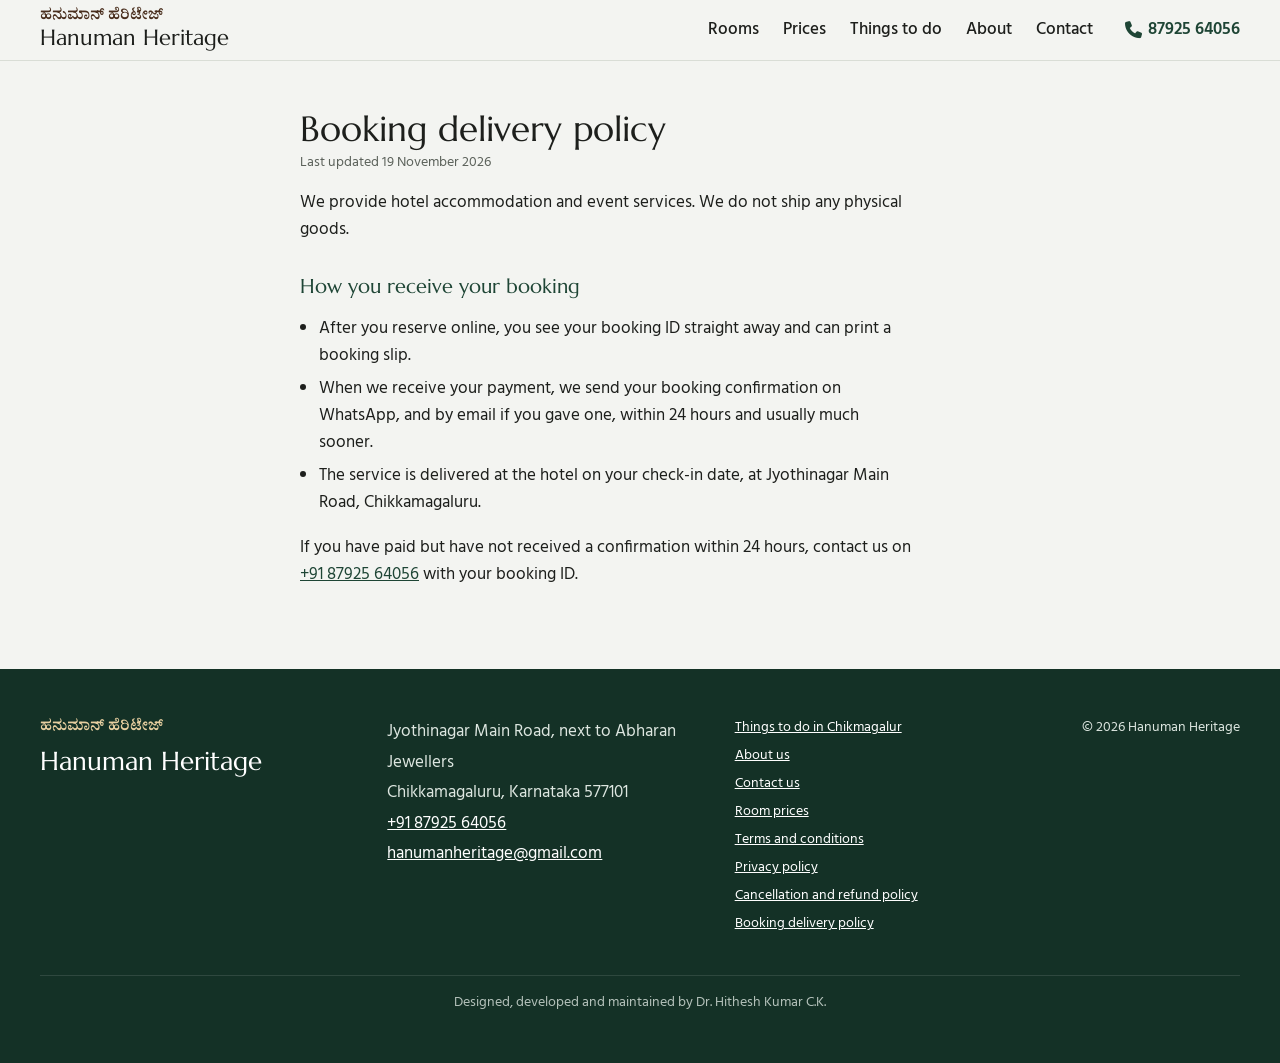
<file: shipping-policy.html>
<!DOCTYPE html>
<html lang="en">
<head>
    <meta charset="UTF-8">
    <meta name="viewport" content="width=device-width, initial-scale=1.0">
    <title>Booking delivery policy | Hanuman Heritage, Chikkamagaluru</title>
    <meta name="description" content="How Hanuman Heritage delivers booking confirmations. No physical goods are shipped.">
    <link rel="canonical" href="https://hanumanheritage.com/shipping-policy.html">
    <meta name="theme-color" content="#1E4535">
    <link rel="preconnect" href="https://fonts.googleapis.com">
    <link rel="preconnect" href="https://fonts.gstatic.com" crossorigin>
    <link href="https://fonts.googleapis.com/css2?family=Hind:wght@400;500;600&family=Marcellus&family=Noto+Serif+Kannada:wght@600&display=swap" rel="stylesheet">
    <link rel="stylesheet" href="https://cdnjs.cloudflare.com/ajax/libs/font-awesome/6.4.0/css/all.min.css">
    <link rel="stylesheet" href="styles.css">
</head>
<body class="doc-page">
    <header class="site-header">
        <a class="brand" href="index.html" aria-label="Hanuman Heritage home">
            <span class="brand-kn" lang="kn">ಹನುಮಾನ್ ಹೆರಿಟೇಜ್</span>
            <span class="brand-en">Hanuman Heritage</span>
        </a>
        <nav class="site-nav" aria-label="Main">
            <a href="index.html#rooms">Rooms</a>
            <a href="pricing.html">Prices</a>
            <a href="chikmagalur-guide.html">Things to do</a>
            <a href="about.html">About</a>
            <a href="contact.html">Contact</a>
        </nav>
        <a class="header-call" href="tel:+918792564056"><i class="fas fa-phone" aria-hidden="true"></i> 87925 64056</a>
    </header>
    <main class="doc">
        <h1>Booking delivery policy</h1>
        <p class="doc-updated">Last updated 19 November 2026</p>

        <p>We provide hotel accommodation and event services. We do not ship any physical goods.</p>
        <h2>How you receive your booking</h2>
        <ul>
            <li>After you reserve online, you see your booking ID straight away and can print a booking slip.</li>
            <li>When we receive your payment, we send your booking confirmation on WhatsApp, and by email if you gave one, within 24 hours and usually much sooner.</li>
            <li>The service is delivered at the hotel on your check-in date, at Jyothinagar Main Road, Chikkamagaluru.</li>
        </ul>
        <p>If you have paid but have not received a confirmation within 24 hours, contact us on <a href="tel:+918792564056">+91 87925 64056</a> with your booking ID.</p>

    </main>
    <footer class="site-footer">
        <div class="footer-brand">
            <span class="brand-kn" lang="kn">ಹನುಮಾನ್ ಹೆರಿಟೇಜ್</span>
            <span class="brand-en">Hanuman Heritage</span>
        </div>
        <address>
            Jyothinagar Main Road, next to Abharan Jewellers<br>
            Chikkamagaluru, Karnataka 577101<br>
            <a href="tel:+918792564056">+91 87925 64056</a><br>
            <a href="mailto:hanumanheritage@gmail.com">hanumanheritage@gmail.com</a>
        </address>
        <nav class="footer-links" aria-label="Policies">
            <a href="chikmagalur-guide.html">Things to do in Chikmagalur</a>
            <a href="about.html">About us</a>
            <a href="contact.html">Contact us</a>
            <a href="pricing.html">Room prices</a>
            <a href="terms.html">Terms and conditions</a>
            <a href="privacy.html">Privacy policy</a>
            <a href="refund-policy.html">Cancellation and refund policy</a>
            <a href="shipping-policy.html">Booking delivery policy</a>
        </nav>
        <p class="footer-small">&copy; 2026 Hanuman Heritage</p>
        <p class="footer-small footer-credit">Designed, developed and maintained by <span class="nowrap">Dr. Hithesh Kumar C.K.</span></p>
    </footer>
</body>
</html>
</file>
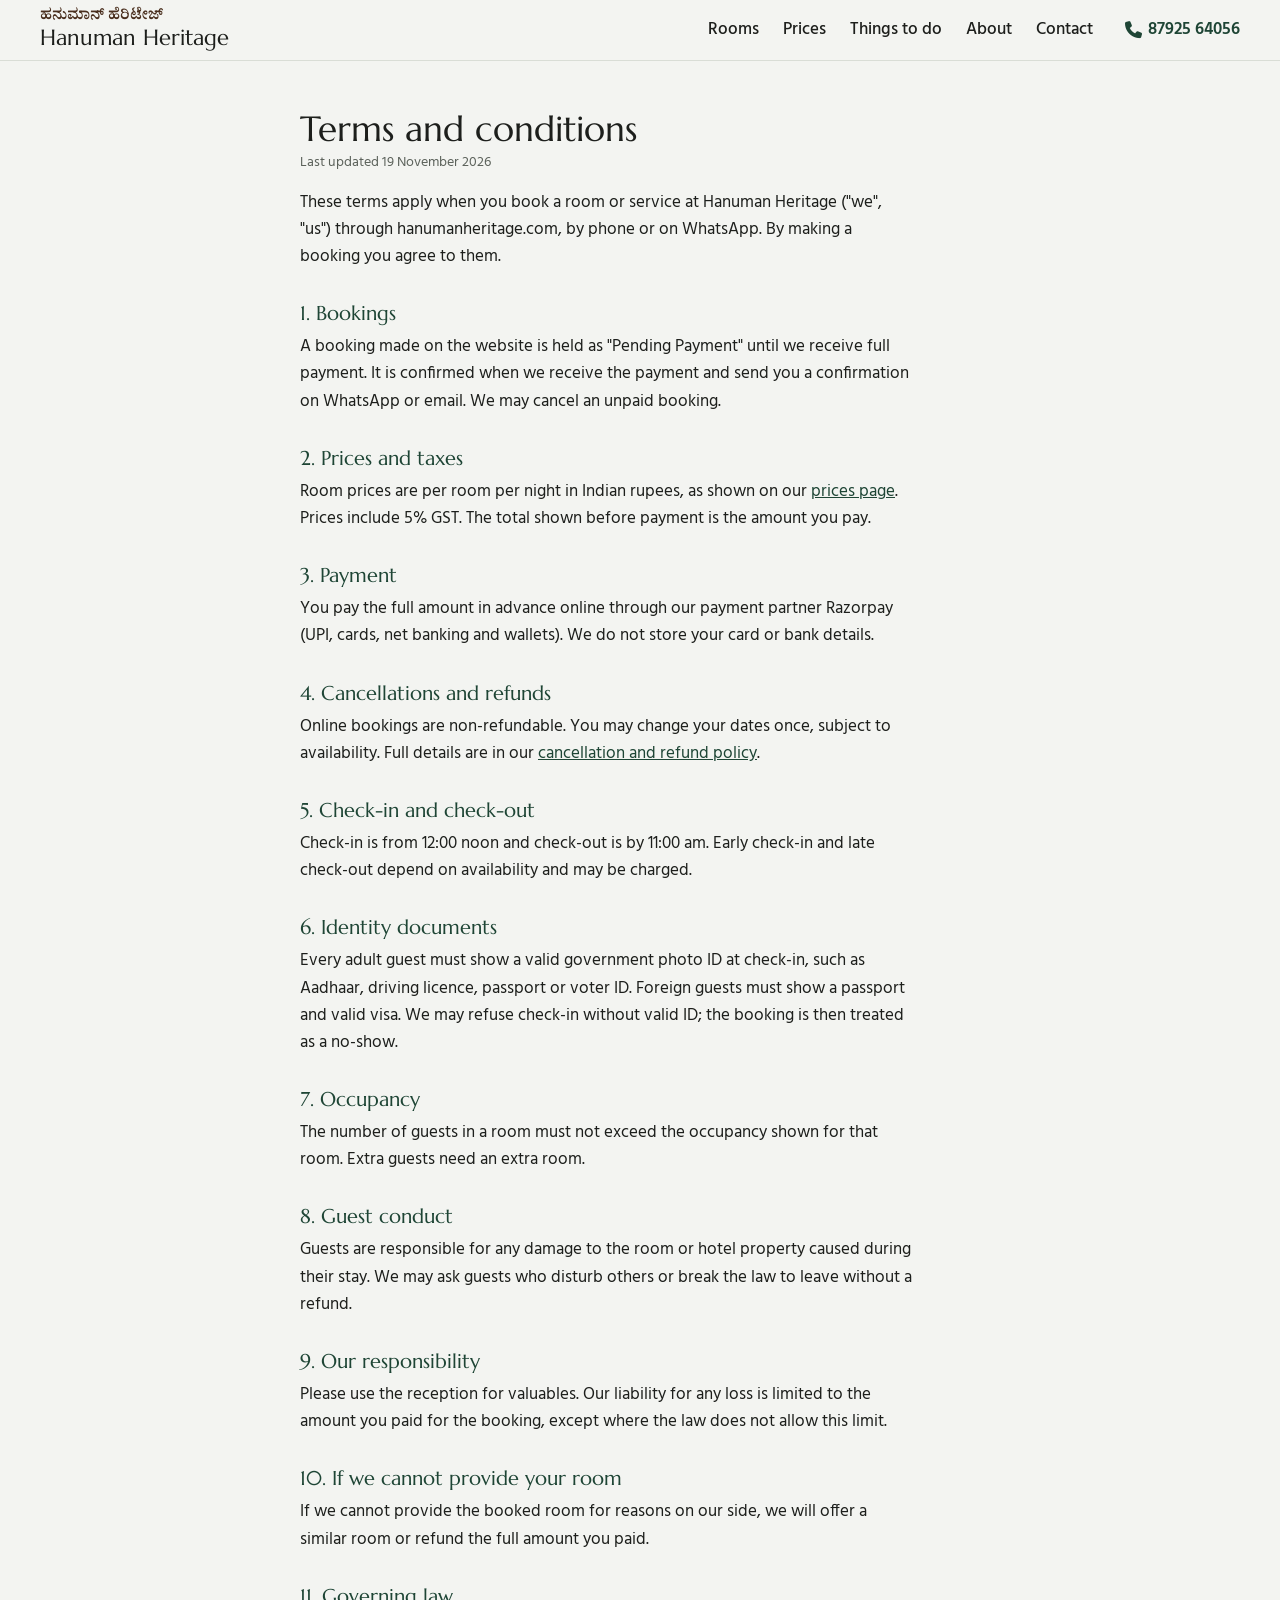
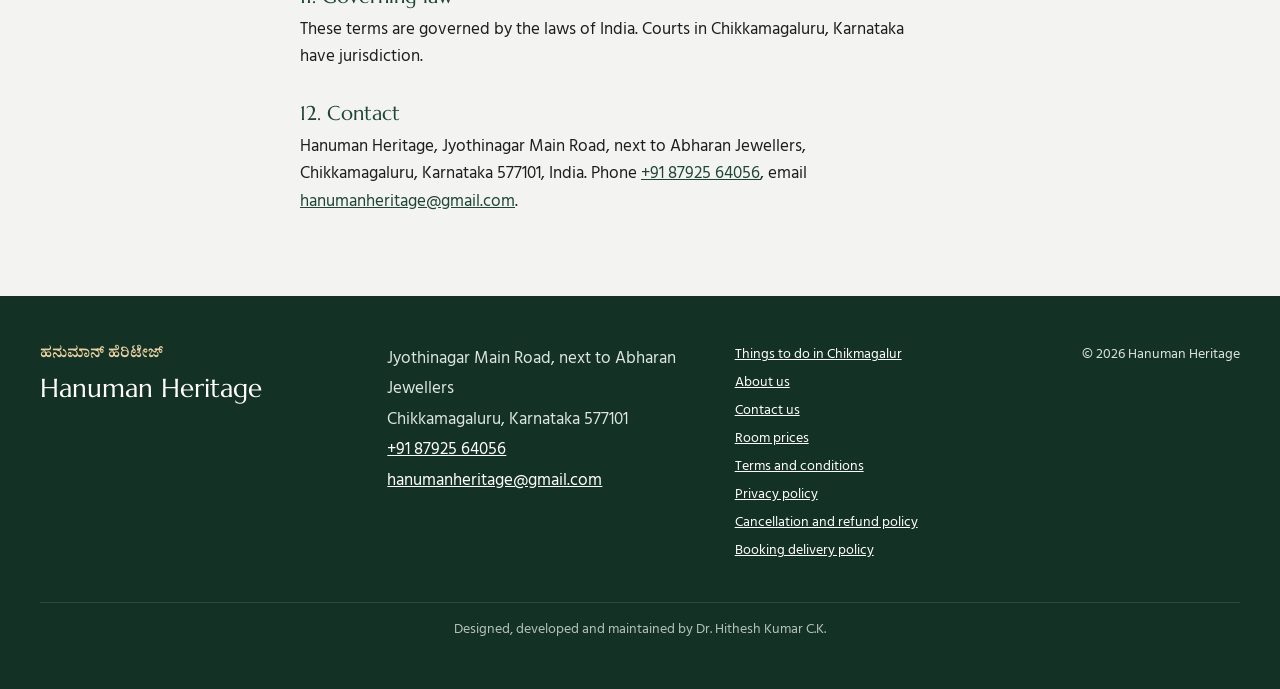
<file: terms.html>
<!DOCTYPE html>
<html lang="en">
<head>
    <meta charset="UTF-8">
    <meta name="viewport" content="width=device-width, initial-scale=1.0">
    <title>Terms and conditions | Hanuman Heritage, Chikkamagaluru</title>
    <meta name="description" content="Terms and conditions for booking rooms at Hanuman Heritage, Chikkamagaluru.">
    <link rel="canonical" href="https://hanumanheritage.com/terms.html">
    <meta name="theme-color" content="#1E4535">
    <link rel="preconnect" href="https://fonts.googleapis.com">
    <link rel="preconnect" href="https://fonts.gstatic.com" crossorigin>
    <link href="https://fonts.googleapis.com/css2?family=Hind:wght@400;500;600&family=Marcellus&family=Noto+Serif+Kannada:wght@600&display=swap" rel="stylesheet">
    <link rel="stylesheet" href="https://cdnjs.cloudflare.com/ajax/libs/font-awesome/6.4.0/css/all.min.css">
    <link rel="stylesheet" href="styles.css">
</head>
<body class="doc-page">
    <header class="site-header">
        <a class="brand" href="index.html" aria-label="Hanuman Heritage home">
            <span class="brand-kn" lang="kn">ಹನುಮಾನ್ ಹೆರಿಟೇಜ್</span>
            <span class="brand-en">Hanuman Heritage</span>
        </a>
        <nav class="site-nav" aria-label="Main">
            <a href="index.html#rooms">Rooms</a>
            <a href="pricing.html">Prices</a>
            <a href="chikmagalur-guide.html">Things to do</a>
            <a href="about.html">About</a>
            <a href="contact.html">Contact</a>
        </nav>
        <a class="header-call" href="tel:+918792564056"><i class="fas fa-phone" aria-hidden="true"></i> 87925 64056</a>
    </header>
    <main class="doc">
        <h1>Terms and conditions</h1>
        <p class="doc-updated">Last updated 19 November 2026</p>

        <p>These terms apply when you book a room or service at Hanuman Heritage ("we", "us") through hanumanheritage.com, by phone or on WhatsApp. By making a booking you agree to them.</p>
        <h2>1. Bookings</h2>
        <p>A booking made on the website is held as "Pending Payment" until we receive full payment. It is confirmed when we receive the payment and send you a confirmation on WhatsApp or email. We may cancel an unpaid booking.</p>
        <h2>2. Prices and taxes</h2>
        <p>Room prices are per room per night in Indian rupees, as shown on our <a href="pricing.html">prices page</a>. Prices include 5% GST. The total shown before payment is the amount you pay.</p>
        <h2>3. Payment</h2>
        <p>You pay the full amount in advance online through our payment partner Razorpay (UPI, cards, net banking and wallets). We do not store your card or bank details.</p>
        <h2>4. Cancellations and refunds</h2>
        <p>Online bookings are non-refundable. You may change your dates once, subject to availability. Full details are in our <a href="refund-policy.html">cancellation and refund policy</a>.</p>
        <h2>5. Check-in and check-out</h2>
        <p>Check-in is from 12:00 noon and check-out is by 11:00 am. Early check-in and late check-out depend on availability and may be charged.</p>
        <h2>6. Identity documents</h2>
        <p>Every adult guest must show a valid government photo ID at check-in, such as Aadhaar, driving licence, passport or voter ID. Foreign guests must show a passport and valid visa. We may refuse check-in without valid ID; the booking is then treated as a no-show.</p>
        <h2>7. Occupancy</h2>
        <p>The number of guests in a room must not exceed the occupancy shown for that room. Extra guests need an extra room.</p>
        <h2>8. Guest conduct</h2>
        <p>Guests are responsible for any damage to the room or hotel property caused during their stay. We may ask guests who disturb others or break the law to leave without a refund.</p>
        <h2>9. Our responsibility</h2>
        <p>Please use the reception for valuables. Our liability for any loss is limited to the amount you paid for the booking, except where the law does not allow this limit.</p>
        <h2>10. If we cannot provide your room</h2>
        <p>If we cannot provide the booked room for reasons on our side, we will offer a similar room or refund the full amount you paid.</p>
        <h2>11. Governing law</h2>
        <p>These terms are governed by the laws of India. Courts in Chikkamagaluru, Karnataka have jurisdiction.</p>
        <h2>12. Contact</h2>
        <p>Hanuman Heritage, Jyothinagar Main Road, next to Abharan Jewellers, Chikkamagaluru, Karnataka 577101, India. Phone <a href="tel:+918792564056">+91 87925 64056</a>, email <a href="mailto:hanumanheritage@gmail.com">hanumanheritage@gmail.com</a>.</p>

    </main>
    <footer class="site-footer">
        <div class="footer-brand">
            <span class="brand-kn" lang="kn">ಹನುಮಾನ್ ಹೆರಿಟೇಜ್</span>
            <span class="brand-en">Hanuman Heritage</span>
        </div>
        <address>
            Jyothinagar Main Road, next to Abharan Jewellers<br>
            Chikkamagaluru, Karnataka 577101<br>
            <a href="tel:+918792564056">+91 87925 64056</a><br>
            <a href="mailto:hanumanheritage@gmail.com">hanumanheritage@gmail.com</a>
        </address>
        <nav class="footer-links" aria-label="Policies">
            <a href="chikmagalur-guide.html">Things to do in Chikmagalur</a>
            <a href="about.html">About us</a>
            <a href="contact.html">Contact us</a>
            <a href="pricing.html">Room prices</a>
            <a href="terms.html">Terms and conditions</a>
            <a href="privacy.html">Privacy policy</a>
            <a href="refund-policy.html">Cancellation and refund policy</a>
            <a href="shipping-policy.html">Booking delivery policy</a>
        </nav>
        <p class="footer-small">&copy; 2026 Hanuman Heritage</p>
        <p class="footer-small footer-credit">Designed, developed and maintained by <span class="nowrap">Dr. Hithesh Kumar C.K.</span></p>
    </footer>
</body>
</html>
</file>
<file: styles.css>
/* Hanuman Heritage — site styles
   Palette taken from the building itself: Western Ghats green, teak panelling,
   and the warm brass of the facade lighting. */
:root {
    --green: #1E4535;
    --green-dark: #143126;
    --teak: #4A2F1E;
    --brass: #B8873A;
    --brass-light: #E7CFA0;
    --mist: #F3F4F1;
    --paper: #FFFFFF;
    --ink: #1D1F1C;
    --muted: #5B615A;
    --line: #D9DDD6;
    --danger: #A33A2B;

    --font-display: "Marcellus", "Times New Roman", serif;
    --font-body: "Hind", system-ui, -apple-system, "Segoe UI", sans-serif;
    --font-kn: "Noto Serif Kannada", "Tunga", serif;

    --step--1: 0.875rem;
    --step-0: 1.0625rem;
    --step-1: 1.25rem;
    --step-2: 1.6rem;
    --step-3: 2.2rem;
    --step-4: clamp(2.6rem, 6vw, 4.4rem);

    --radius-sm: 6px;
    --radius-lg: 14px;
    --wrap: 1180px;
    --gutter: clamp(1rem, 4vw, 2.5rem);
}

*,
*::before,
*::after { box-sizing: border-box; }

html { scroll-behavior: smooth; scroll-padding-top: 80px; scroll-padding-bottom: 90px; }

body {
    margin: 0;
    font-family: var(--font-body);
    font-size: var(--step-0);
    line-height: 1.6;
    color: var(--ink);
    background: var(--mist);
    -webkit-font-smoothing: antialiased;
}

img { max-width: 100%; display: block; }

a { color: var(--green); }

h1, h2, h3 {
    font-family: var(--font-display);
    font-weight: 400;
    line-height: 1.15;
    margin: 0 0 0.5em;
    color: var(--ink);
}

h2 { font-size: var(--step-3); }
h3 { font-size: var(--step-1); }

p { margin: 0 0 1em; max-width: 68ch; }

:focus-visible {
    outline: 3px solid var(--brass);
    outline-offset: 2px;
}

.skip-link {
    position: absolute;
    left: -999px;
    top: 0;
    background: var(--paper);
    padding: 0.5rem 1rem;
    z-index: 100;
}
.skip-link:focus { left: 1rem; }

/* ---------- Buttons ---------- */
.btn {
    display: inline-flex;
    align-items: center;
    justify-content: center;
    gap: 0.5rem;
    min-height: 48px;
    padding: 0.7rem 1.4rem;
    border-radius: var(--radius-sm);
    border: 1px solid transparent;
    font: 600 var(--step-0) / 1 var(--font-body);
    text-decoration: none;
    cursor: pointer;
    transition: background-color 0.15s ease, color 0.15s ease;
}

.btn-primary { background: var(--green); color: #fff; }
.btn-primary:hover { background: var(--green-dark); }

.btn-outline { background: transparent; color: var(--green); border-color: var(--green); }
.btn-outline:hover { background: var(--green); color: #fff; }

.btn-ghost { background: transparent; color: var(--muted); border-color: var(--line); }
.btn-ghost:hover { color: var(--ink); border-color: var(--muted); }

.btn-wa { background: #1F7A4D; color: #fff; }
.btn-wa:hover { background: #17603c; }

.btn:disabled { opacity: 0.6; cursor: wait; }

.icon-btn {
    display: inline-grid;
    place-items: center;
    width: 44px;
    height: 44px;
    border-radius: 50%;
    border: 0;
    background: transparent;
    color: inherit;
    font-size: 1.2rem;
    cursor: pointer;
}
.icon-btn:hover { background: rgba(0, 0, 0, 0.06); }

/* ---------- Header ---------- */
.site-header {
    position: sticky;
    top: 0;
    z-index: 50;
    display: flex;
    align-items: center;
    gap: 2rem;
    padding: 0.6rem var(--gutter);
    background: rgba(243, 244, 241, 0.94);
    backdrop-filter: blur(8px);
    border-bottom: 1px solid var(--line);
}

.brand {
    display: flex;
    flex-direction: column;
    text-decoration: none;
    color: var(--ink);
    line-height: 1.1;
}
.brand-kn { font-family: var(--font-kn); font-weight: 600; font-size: 0.95rem; color: var(--teak); }
.brand-en { font-family: var(--font-display); font-size: 1.35rem; }

.site-nav { display: flex; gap: 1.5rem; margin-left: auto; }
.site-nav a { color: var(--ink); text-decoration: none; font-weight: 500; }
.site-nav a:hover { color: var(--green); text-decoration: underline; text-underline-offset: 4px; }

.header-call {
    display: inline-flex;
    align-items: center;
    gap: 0.4rem;
    color: var(--green);
    font-weight: 600;
    text-decoration: none;
    white-space: nowrap;
}

/* ---------- Hero ---------- */
.hero {
    position: relative;
    min-height: min(88vh, 820px);
    display: grid;
    grid-template-rows: 1fr auto;
    color: #fff;
    overflow: hidden;
    background: var(--teak);
}

.hero-img {
    position: absolute;
    inset: 0;
    width: 100%;
    height: 100%;
    object-fit: cover;
    object-position: center 40%;
}

.hero-shade {
    position: absolute;
    inset: 0;
    background:
        linear-gradient(90deg, rgba(20, 16, 12, 0.78) 0%, rgba(20, 16, 12, 0.35) 55%, rgba(20, 16, 12, 0.05) 100%),
        linear-gradient(0deg, rgba(20, 16, 12, 0.7) 0%, rgba(20, 16, 12, 0) 45%);
}

.hero-copy {
    position: relative;
    align-self: end;
    padding: 4rem var(--gutter) 2rem;
    max-width: 760px;
}

.hero-kn {
    font-family: var(--font-kn);
    font-weight: 600;
    font-size: clamp(1.5rem, 3.4vw, 2.4rem);
    color: var(--brass-light);
    margin: 0 0 0.2rem;
    letter-spacing: 0.01em;
}

.hero h1 {
    font-size: var(--step-4);
    color: #fff;
    margin-bottom: 0.4rem;
}

.hero-sub {
    font-size: var(--step-1);
    color: rgba(255, 255, 255, 0.9);
    max-width: 36ch;
    margin: 0;
}

/* One orchestrated entrance: the bilingual name settles in like the lit sign. */
@media (prefers-reduced-motion: no-preference) {
    .hero-kn { animation: sign-on 1.1s ease-out both; }
    .hero h1 { animation: sign-on 1.1s 0.25s ease-out both; }
    .hero-sub { animation: sign-on 1.1s 0.45s ease-out both; }
    @keyframes sign-on {
        from { opacity: 0; filter: blur(6px); }
        to { opacity: 1; filter: blur(0); }
    }
}

.booking-bar {
    position: relative;
    margin: 0 var(--gutter) 2rem;
    display: grid;
    grid-template-columns: 1fr 1fr 110px 110px auto;
    gap: 0.75rem;
    align-items: end;
    padding: 1rem;
    background: var(--paper);
    color: var(--ink);
    border-radius: var(--radius-lg);
    max-width: 980px;
    box-shadow: 0 12px 40px rgba(20, 16, 12, 0.35);
}

.field { display: flex; flex-direction: column; gap: 0.2rem; }
.field label { font-size: var(--step--1); color: var(--muted); font-weight: 500; }

input,
select {
    font: inherit;
    min-height: 48px;
    padding: 0.55rem 0.75rem;
    border: 1px solid var(--line);
    border-radius: var(--radius-sm);
    background: var(--paper);
    color: var(--ink);
    width: 100%;
}
input:focus { border-color: var(--green); outline: 2px solid rgba(30, 69, 53, 0.25); outline-offset: 0; }

.bar-note {
    grid-column: 1 / -1;
    margin: 0;
    font-size: var(--step--1);
    color: var(--muted);
    min-height: 1.2em;
}
.bar-note.is-error { color: var(--danger); }

/* ---------- Facts strip ---------- */
.facts {
    background: var(--green);
    color: #fff;
}
.facts ul {
    list-style: none;
    margin: 0 auto;
    padding: 1.1rem var(--gutter);
    max-width: var(--wrap);
    display: grid;
    grid-template-columns: repeat(4, 1fr);
    gap: 1rem 2rem;
}
.facts li { display: flex; gap: 0.6rem; align-items: baseline; font-size: var(--step--1); line-height: 1.4; }
.facts i { color: var(--brass-light); }

/* ---------- Sections ---------- */
.rooms,
.gallery,
.visit,
.policies {
    max-width: var(--wrap);
    margin: 0 auto;
    padding: 4.5rem var(--gutter) 1rem;
}

.section-head { margin-bottom: 2rem; }
.section-head p { color: var(--muted); }

/* ---------- Rooms: one row per room ---------- */
.room-list { display: grid; gap: 1.25rem; }

.room {
    display: grid;
    grid-template-columns: minmax(240px, 380px) 1fr auto;
    gap: 1.5rem;
    background: var(--paper);
    border: 1px solid var(--line);
    border-radius: var(--radius-lg);
    overflow: hidden;
}

.room.is-too-small { opacity: 0.55; }

.room-photo {
    position: relative;
    border: 0;
    padding: 0;
    margin: 0;
    background: var(--line);
    cursor: zoom-in;
    height: 260px;
    overflow: hidden;
}
.room-photo img { width: 100%; height: 100%; object-fit: cover; object-position: center 60%; }
.room-photo .count {
    position: absolute;
    right: 0.6rem;
    bottom: 0.6rem;
    background: rgba(20, 16, 12, 0.75);
    color: #fff;
    font-size: var(--step--1);
    padding: 0.15rem 0.55rem;
    border-radius: 999px;
}

.room-info { padding: 1.4rem 0; }
.room-info h3 { font-size: var(--step-2); margin-bottom: 0.3rem; }
.room-meta { color: var(--muted); margin-bottom: 0.6rem; }
.room-desc { margin-bottom: 0.8rem; }

.room-features {
    list-style: none;
    padding: 0;
    margin: 0;
    display: flex;
    flex-wrap: wrap;
    gap: 0.4rem 1.1rem;
    font-size: var(--step--1);
    color: var(--muted);
}
.room-features i { color: var(--green); margin-right: 0.3rem; }

.room-buy {
    padding: 1.4rem 1.4rem 1.4rem 0;
    display: flex;
    flex-direction: column;
    align-items: flex-end;
    justify-content: space-between;
    gap: 1rem;
    min-width: 200px;
    text-align: right;
}

.price { line-height: 1.2; }
.price-amount { font-family: var(--font-display); font-size: var(--step-3); color: var(--teak); }
.price-unit { display: block; font-size: var(--step--1); color: var(--muted); }
.price-stay { display: block; font-size: var(--step--1); color: var(--green); font-weight: 600; margin-top: 0.3rem; }

.qty {
    display: inline-flex;
    align-items: center;
    border: 1px solid var(--line);
    border-radius: var(--radius-sm);
}
.qty button {
    width: 44px;
    height: 44px;
    border: 0;
    background: transparent;
    font-size: 1.2rem;
    color: var(--green);
    cursor: pointer;
}
.qty button:disabled { color: var(--line); cursor: not-allowed; }
.qty output { min-width: 2.2rem; text-align: center; font-weight: 600; }

.fit-note { font-size: var(--step--1); color: var(--muted); margin: 0; }

/* ---------- Gallery ---------- */
.gallery-grid {
    display: grid;
    grid-template-columns: repeat(4, 1fr);
    grid-auto-rows: 180px;
    gap: 0.6rem;
}
.gallery-grid button {
    border: 0;
    padding: 0;
    background: var(--line);
    border-radius: var(--radius-sm);
    overflow: hidden;
    cursor: zoom-in;
}
.gallery-grid button:nth-child(1) { grid-column: span 2; grid-row: span 2; }
.gallery-grid button:nth-child(6) { grid-row: span 2; }
.gallery-grid img { width: 100%; height: 100%; object-fit: cover; transition: transform 0.4s ease; }
.gallery-grid button:hover img { transform: scale(1.03); }

/* ---------- Events ---------- */
.events {
    margin: 4.5rem 0 0;
    display: grid;
    grid-template-columns: 1.1fr 1fr;
    background: var(--teak);
    color: #F4EDE4;
}
.events-media img { width: 100%; height: 100%; object-fit: cover; min-height: 360px; }
.events-copy { padding: clamp(2rem, 5vw, 4rem); align-self: center; }
.events-copy h2 { color: #fff; }
.events-copy p { color: #E9DED0; }
.events .btn-primary { background: var(--brass); color: #1D1F1C; }
.events .btn-primary:hover { background: var(--brass-light); }

/* ---------- Visit ---------- */
.visit-grid { display: grid; grid-template-columns: 1.3fr 1fr; gap: 2rem; }
.map-wrap iframe {
    width: 100%;
    height: 420px;
    border: 0;
    border-radius: var(--radius-lg);
    background: var(--line);
}
.map-actions { display: flex; flex-wrap: wrap; gap: 0.75rem; margin-top: 1rem; }

.around h3 { font-size: var(--step-2); }
.around-photo { margin: 0 0 1rem; position: relative; }
.around-photo img { border-radius: var(--radius-lg); aspect-ratio: 16 / 9; object-fit: cover; width: 100%; height: auto; }
.around-photo figcaption { font-size: var(--step--1); color: var(--muted); margin-top: 0.3rem; }
.around-list { list-style: none; padding: 0; margin: 0; }
.around-list li { padding: 0.55rem 0; border-bottom: 1px solid var(--line); color: var(--muted); }
.around-list strong { display: block; color: var(--ink); font-weight: 600; }

/* ---------- Policies ---------- */
.policies { padding-bottom: 5rem; }
.policy-list {
    display: grid;
    grid-template-columns: repeat(3, 1fr);
    gap: 1.5rem 2.5rem;
    margin: 0;
}
.policy-list div { border-top: 2px solid var(--brass); padding-top: 0.75rem; }
.policy-list dt { font-family: var(--font-display); font-size: var(--step-1); margin-bottom: 0.3rem; }
.policy-list dd { margin: 0; color: var(--muted); }

/* ---------- Footer ---------- */
.site-footer {
    background: var(--green-dark);
    color: #DDE6E0;
    padding: 3rem var(--gutter) 6rem;
    display: grid;
    grid-template-columns: 1fr 1fr auto;
    gap: 2rem;
    align-items: start;
}
.footer-brand { display: flex; flex-direction: column; }
.footer-brand .brand-kn { color: var(--brass-light); }
.footer-brand .brand-en { color: #fff; font-size: var(--step-2); }
.site-footer address { font-style: normal; line-height: 1.8; }
.site-footer a { color: #fff; }
.footer-small { font-size: var(--step--1); margin: 0; }

/* ---------- Action bar ---------- */
.action-bar {
    position: fixed;
    left: 0;
    right: 0;
    bottom: 0;
    z-index: 60;
    display: none;
    grid-template-columns: 1fr 1fr 1.6fr;
    gap: 0.5rem;
    padding: 0.5rem 0.75rem calc(0.5rem + env(safe-area-inset-bottom));
    background: var(--paper);
    border-top: 1px solid var(--line);
    box-shadow: 0 -6px 20px rgba(20, 16, 12, 0.08);
}
.action-bar a,
.action-bar button {
    display: inline-flex;
    align-items: center;
    justify-content: center;
    gap: 0.4rem;
    min-height: 48px;
    border-radius: var(--radius-sm);
    font: 600 var(--step--1) / 1 var(--font-body);
    text-decoration: none;
    border: 1px solid var(--line);
    background: var(--paper);
    color: var(--ink);
    cursor: pointer;
}
.action-bar .ab-wa i { color: #1F7A4D; }
.action-bar .ab-book { background: var(--green); color: #fff; border-color: var(--green); font-size: var(--step-0); }

/* Desktop: the same "book" button floats once rooms are chosen */
.action-bar.has-items { display: grid; }

/* ---------- Sheets (booking + payment) ---------- */
.sheet {
    position: fixed;
    inset: 0;
    z-index: 80;
    background: rgba(20, 16, 12, 0.55);
    display: flex;
    justify-content: flex-end;
}
.sheet[hidden] { display: none; }

.sheet-panel {
    width: min(480px, 100%);
    height: 100%;
    max-height: 100dvh;
    overflow: hidden;
    background: var(--paper);
    display: flex;
    flex-direction: column;
}
@media (prefers-reduced-motion: no-preference) {
    .sheet-panel { animation: slide-in 0.25s ease-out; }
    @keyframes slide-in { from { transform: translateX(40px); opacity: 0; } to { transform: none; opacity: 1; } }
}

.sheet-head {
    display: flex;
    align-items: center;
    justify-content: space-between;
    padding: 1rem 1.25rem;
    border-bottom: 1px solid var(--line);
}
.sheet-head h2 { font-size: var(--step-2); margin: 0; }
.sheet-body { padding: 1.25rem; overflow-y: auto; flex: 1; min-height: 0; }
.sheet-foot {
    display: flex;
    gap: 0.75rem;
    justify-content: space-between;
    padding: 1rem 1.25rem calc(1rem + env(safe-area-inset-bottom));
    border-top: 1px solid var(--line);
}
.sheet-foot .btn-primary { flex: 1; }

.stay-line { font-weight: 600; margin-bottom: 1rem; }

.cart-item {
    display: grid;
    grid-template-columns: 64px 1fr auto;
    gap: 0.75rem;
    align-items: center;
    padding: 0.75rem 0;
    border-bottom: 1px solid var(--line);
}
.cart-item img { width: 64px; height: 64px; object-fit: cover; border-radius: var(--radius-sm); }
.cart-item h3 { font-family: var(--font-body); font-weight: 600; font-size: var(--step-0); margin: 0; }
.cart-item p { margin: 0; font-size: var(--step--1); color: var(--muted); }
.cart-item .line-total { font-weight: 600; text-align: right; }
.cart-empty { color: var(--muted); padding: 1rem 0; }

.capacity-note { font-size: var(--step--1); margin: 0.75rem 0 0; color: var(--green); }
.capacity-note.is-error { color: var(--danger); font-weight: 600; }

.totals { margin: 1rem 0 1.5rem; }
.totals div { display: flex; justify-content: space-between; padding: 0.3rem 0; }
.totals dt { color: var(--muted); }
.totals dd { margin: 0; }
.totals .grand { border-top: 1px solid var(--line); margin-top: 0.4rem; padding-top: 0.7rem; }
.totals .grand dt,
.totals .grand dd { color: var(--ink); font-weight: 600; font-size: var(--step-1); }

.guest-details { border: 0; padding: 0; margin: 0; display: grid; gap: 0.3rem; }
.guest-details legend { font-family: var(--font-display); font-size: var(--step-1); margin-bottom: 0.5rem; }
.guest-details label { font-size: var(--step--1); color: var(--muted); margin-top: 0.5rem; }
.optional { color: var(--muted); font-weight: 400; }

.form-error { color: var(--danger); font-weight: 600; min-height: 1.2em; margin: 0.75rem 0 0; }

/* Payment */
.pay-body { text-align: center; display: flex; flex-direction: column; align-items: center; gap: 0.25rem; }
.pay-body .btn { width: 100%; margin-top: 0.5rem; }
.pay-note { color: var(--muted); font-size: var(--step--1); margin: 0.4rem auto; }
.pay-amount { font-size: var(--step-1); margin: 0.2rem 0 0.8rem; }
.pay-amount strong { font-family: var(--font-display); font-size: var(--step-3); color: var(--teak); display: block; }


/* ---------- Lightbox ---------- */
.lightbox {
    position: fixed;
    inset: 0;
    z-index: 90;
    background: rgba(12, 10, 8, 0.94);
    color: #fff;
    display: grid;
    grid-template-columns: 64px 1fr 64px;
    align-items: center;
}
.lightbox[hidden] { display: none; }
.lightbox figure { margin: 0; display: flex; flex-direction: column; align-items: center; gap: 0.6rem; }
.lightbox img { max-height: 84vh; max-width: 100%; object-fit: contain; border-radius: var(--radius-sm); }
.lightbox figcaption { color: #E9DED0; }
.lightbox .icon-btn { color: #fff; }
.lightbox .icon-btn:hover { background: rgba(255, 255, 255, 0.12); }
.lb-close { position: absolute; top: 1rem; right: 1rem; }
.lb-nav { justify-self: center; }

/* ---------- Toast ---------- */
.toast {
    position: fixed;
    left: 50%;
    bottom: 5.5rem;
    transform: translateX(-50%);
    z-index: 70;
    background: var(--ink);
    color: #fff;
    padding: 0.7rem 1.1rem;
    border-radius: var(--radius-sm);
    font-size: var(--step--1);
    opacity: 0;
    pointer-events: none;
    transition: opacity 0.2s ease;
}
.toast.is-visible { opacity: 1; }

/* ---------- Responsive ---------- */
@media (max-width: 980px) {
    .site-nav { display: none; }
    .header-call { margin-left: auto; }
    .booking-bar { grid-template-columns: 1fr 1fr; }
    .booking-bar .btn { grid-column: 1 / -1; }
    .facts ul { grid-template-columns: 1fr 1fr; }
    .room { grid-template-columns: 1fr; gap: 0; }
    .room-photo { height: auto; aspect-ratio: 4 / 3; }
    .room-info { padding: 1.2rem 1.2rem 0.4rem; }
    .room-buy {
        padding: 0.8rem 1.2rem 1.2rem;
        flex-direction: row;
        align-items: center;
        text-align: left;
        min-width: 0;
    }
    .events { grid-template-columns: 1fr; }
    .events-media img { min-height: 240px; max-height: 320px; }
    .visit-grid { grid-template-columns: 1fr; }
    .policy-list { grid-template-columns: 1fr 1fr; }
    .site-footer { grid-template-columns: 1fr; }
    .gallery-grid { grid-template-columns: repeat(2, 1fr); grid-auto-rows: 150px; }
    .gallery-grid button:nth-child(6) { grid-row: auto; }
    .gallery-grid button:nth-child(12) { display: none; }
    .action-bar { display: grid; }
    body { padding-bottom: 72px; }
}

@media (max-width: 560px) {
    .header-call { font-size: 0; gap: 0; }
    .header-call i { font-size: 1.1rem; }
    .hero { min-height: 92vh; }
    .hero-copy { padding-top: 6rem; }
    .booking-bar { margin: 0 0.75rem 1.25rem; padding: 0.85rem; gap: 0.6rem; }
    .facts ul { grid-template-columns: 1fr; gap: 0.5rem; }
    .policy-list { grid-template-columns: 1fr; }
    .lightbox { grid-template-columns: 1fr; }
    .lb-nav { position: absolute; bottom: 1.5rem; }
    .lb-prev { left: 30%; }
    .lb-next { right: 30%; }
    .sheet-panel { width: 100%; }
}

@media print {
    .site-header, .action-bar, .booking-bar { display: none; }
}

/* ---------- Policy and info pages ---------- */
.doc {
    max-width: 760px;
    margin: 0 auto;
    padding: 3rem var(--gutter) 4rem;
}
.doc h1 { font-size: var(--step-3); margin-bottom: 0.2rem; }
.doc h2 { font-size: var(--step-1); margin: 2rem 0 0.5rem; color: var(--green); }
.doc ul { padding-left: 1.2rem; max-width: 68ch; }
.doc li { margin-bottom: 0.35rem; }
.doc-updated { color: var(--muted); font-size: var(--step--1); }
.doc-highlight {
    font-family: var(--font-display);
    font-size: var(--step-1);
    border-left: 3px solid var(--brass);
    padding: 0.4rem 0 0.4rem 1rem;
}
.doc-actions { display: flex; flex-wrap: wrap; gap: 0.75rem; margin-top: 1.5rem; }
.contact-list { margin: 1.5rem 0; }
.contact-list div { display: grid; grid-template-columns: 200px 1fr; gap: 1rem; padding: 0.8rem 0; border-bottom: 1px solid var(--line); }
.contact-list dt { font-weight: 600; }
.contact-list dd { margin: 0; }
.table-wrap { overflow-x: auto; margin: 1.5rem 0; }
.price-table { width: 100%; border-collapse: collapse; background: var(--paper); font-size: var(--step--1); }
.price-table th, .price-table td { padding: 0.7rem 0.8rem; border-bottom: 1px solid var(--line); text-align: left; }
.price-table th { background: var(--green); color: #fff; font-weight: 600; }
.price-table .num { text-align: right; white-space: nowrap; }
.doc-page .site-footer { padding-bottom: 3rem; }

.footer-links { display: flex; flex-direction: column; gap: 0.35rem; font-size: var(--step--1); }
@media (min-width: 981px) {
    .site-footer { grid-template-columns: 1fr 1fr 1fr auto; }
}

.terms-note { font-size: var(--step--1); color: var(--muted); margin: 1rem 0 0; }

@media (max-width: 980px) {
    .doc-page .site-nav { display: flex; gap: 1rem; margin-left: auto; font-size: var(--step--1); }
    .doc-page .header-call { margin-left: 0.5rem; }
    .contact-list div { grid-template-columns: 1fr; gap: 0.2rem; }
}
@media (max-width: 560px) {
    .doc-page .site-nav { display: none; }
    .doc-page .header-call { margin-left: auto; }
}

/* Online payment (Razorpay) */
.pay-msg { color: var(--teak); font-weight: 600; font-size: var(--step--1); min-height: 1em; margin: 0.3rem 0; }
#payPending, #payDone { width: 100%; display: flex; flex-direction: column; align-items: center; gap: 0.25rem; }
#payPending[hidden], #payDone[hidden] { display: none; }
.pay-done { text-align: center; }
.pay-done-icon { font-size: 3rem; color: #1F7A4D; margin: 0.5rem 0; }
.pay-done h3 { font-family: var(--font-display); font-size: var(--step-2); margin: 0.25rem 0 0.75rem; }
.pay-done p { margin: 0.5rem auto; }

/* Few rooms left */
.left-note { font-size: var(--step--1); color: var(--teak); font-weight: 600; margin: .25rem 0 0; }

/* Payment: Razorpay only */
.pay-summary { width: 100%; background: var(--mist); border: 1px solid var(--line); border-radius: var(--radius-sm); padding: 1rem 1.1rem; margin: 0.25rem 0 1rem; }
.pay-summary p { margin: 0; }
.pay-summary-label { color: var(--muted); font-size: var(--step--1); }
.pay-total { font-family: var(--font-display); font-size: var(--step-3); color: var(--teak); line-height: 1.15; margin: 0.15rem 0 0.4rem !important; }
.pay-summary-meta { font-size: var(--step--1); color: var(--ink); }
.pay-summary-meta + .pay-summary-meta { color: var(--muted); margin-top: 0.15rem !important; }
.pay-online { width: 100%; }
.pay-btn {
  width: 100%; border: 0; border-radius: var(--radius-sm); cursor: pointer;
  background: var(--green); color: #fff; padding: 0.95rem 1.2rem;
  display: flex; flex-direction: column; align-items: center; gap: 0.15rem;
  box-shadow: 0 1px 0 rgba(0,0,0,.08), inset 0 -3px 0 var(--brass);
  transition: background .15s ease, transform .1s ease;
}
.pay-btn:hover { background: var(--green-dark); }
.pay-btn:active { transform: translateY(1px); }
.pay-btn:focus-visible { outline: 3px solid var(--brass); outline-offset: 3px; }
.pay-btn:disabled { cursor: progress; opacity: .85; }
.pay-btn-main { font-size: var(--step-1); font-weight: 600; letter-spacing: .01em; }
.pay-btn-main .fa-lock { color: var(--brass-light, #D9B26A); margin-right: .35rem; }
.pay-btn-sub { font-size: var(--step--1); opacity: .85; }
.pay-btn.is-busy .pay-btn-main::after { content: ""; display: inline-block; width: .9em; height: .9em; margin-left: .5rem; vertical-align: -0.1em; border: 2px solid rgba(255,255,255,.5); border-top-color: #fff; border-radius: 50%; animation: pay-spin .8s linear infinite; }
@keyframes pay-spin { to { transform: rotate(360deg); } }
@media (prefers-reduced-motion: reduce) { .pay-btn.is-busy .pay-btn-main::after { animation: none; } }
.pay-methods { list-style: none; padding: 0; margin: 0.75rem 0 0.5rem; display: flex; flex-wrap: wrap; justify-content: center; gap: 0.4rem; }
.pay-methods li { font-size: var(--step--1); border: 1px solid var(--line); border-radius: 999px; padding: 0.15rem 0.7rem; background: var(--paper); color: var(--ink); }
.pay-secure { font-size: var(--step--1); color: var(--muted); margin: 0.25rem auto; max-width: 34ch; }
.pay-secure .fa-shield-halved { color: var(--green); margin-right: .25rem; }
.pay-unavailable { width: 100%; background: #FBF3E4; border: 1px solid #E2CDA6; border-radius: var(--radius-sm); padding: 1rem; text-align: left; }
.pay-unavailable p { margin: 0 0 0.5rem; }

/* Questions guests ask */
.faq { max-width: var(--wrap); margin: 0 auto; padding: 4.5rem var(--gutter) 1rem; }
.faq details { background: var(--paper); border: 1px solid var(--line); border-radius: var(--radius-sm); padding: 0.9rem 1.1rem; margin-bottom: 0.6rem; max-width: 820px; }
.faq summary { cursor: pointer; font-weight: 600; }
.faq details p { margin: 0.6rem 0 0; color: var(--muted); }
.room-static { grid-template-columns: 1fr auto; padding-left: 1.4rem; }

/* Chikmagalur guide page */
.guide ol { padding-left: 1.3rem; max-width: 68ch; }
.guide ol li { margin-bottom: 0.5rem; }
.guide .price-table td { vertical-align: top; }
.sources { font-size: var(--step--1); }

/* Guide page photos */
.guide-hero { position: relative; height: clamp(320px, 62vh, 560px); overflow: hidden; background: var(--green-dark); }
.guide-hero img { width: 100%; height: 100%; object-fit: cover; object-position: center 60%; display: block; }
.guide-hero-text {
    position: absolute; inset: auto 0 0 0;
    padding: 4rem var(--gutter) 2.2rem;
    background: linear-gradient(to top, rgba(20,49,38,.92), rgba(20,49,38,0));
    color: #fff;
}
.guide-hero-text h1 { font-size: var(--step-4); line-height: 1.05; max-width: 14ch; margin: 0 auto 0.6rem; max-width: 760px; }
.guide-hero-text p { max-width: 760px; margin: 0 auto; font-size: var(--step-1); color: var(--brass-light); }
.guide .doc { padding-top: 2rem; }
.guide-pair { display: grid; grid-template-columns: 1fr 1fr; gap: 1rem; margin: 2rem 0 1rem; }
.guide-pair figure, .guide-feature { margin: 0; }
.guide-pair img { width: 100%; aspect-ratio: 4 / 3; object-fit: cover; border-radius: var(--radius-sm); display: block; }
.guide figcaption { font-size: var(--step--1); color: var(--muted); margin-top: 0.4rem; }
.guide-feature img { width: 100%; height: auto; border-radius: var(--radius-lg); display: block; box-shadow: 0 18px 40px -22px rgba(74,47,30,.55); }
.guide-feature { margin: 1rem 0 1.2rem; }
.guide-gallery { display: grid; grid-template-columns: repeat(3, 1fr); gap: 0.6rem; margin: 1rem 0; }
.guide-gallery img { width: 100%; aspect-ratio: 1; object-fit: cover; border-radius: var(--radius-sm); display: block; }
@media (max-width: 560px) {
    .guide-pair { grid-template-columns: 1fr; }
}
.guide-hero-text h1 { color: #fff; text-shadow: 0 2px 18px rgba(0,0,0,.45); }
.guide-wide { margin: 2rem 0 1rem; }
.guide-wide img { width: 100%; height: auto; border-radius: var(--radius-sm); display: block; }

/* Guide page: colour-coded sections */
.guide { --c: var(--green); --tint: #EEF1EC; }
.guide-jump {
    display: flex; gap: 0.5rem; overflow-x: auto; padding: 1rem var(--gutter);
    max-width: var(--wrap); margin: 0 auto; scrollbar-width: none;
}
.guide-jump a {
    flex: none; text-decoration: none; font-weight: 600; font-size: var(--step--1);
    padding: 0.45rem 0.95rem; border-radius: 999px; border: 1.5px solid var(--line);
    color: var(--ink); background: var(--paper);
}
.guide-jump a:hover, .guide-jump a:focus-visible { border-color: var(--ink); }
.guide-jump .jump-hills { background: #2E6B45; border-color: #2E6B45; color: #fff; }
.guide-jump .jump-falls { background: #1D6E80; border-color: #1D6E80; color: #fff; }
.guide-jump .jump-temples { background: #B4531F; border-color: #B4531F; color: #fff; }
.guide-intro { max-width: 760px; margin: 0.5rem auto 2rem; padding: 0 var(--gutter); }

.guide-section { background: var(--tint); padding: 3rem var(--gutter) 3.5rem; scroll-margin-top: 70px; }
.sec-hills { --c: #2E6B45; --tint: #E7F0E5; }
.sec-falls { --c: #1D6E80; --tint: #E2EFF2; }
.sec-temples { --c: #B4531F; --tint: #F8EADF; }
.sec-head, .places { max-width: var(--wrap); margin: 0 auto; }
.sec-head { display: grid; grid-template-columns: 1fr 1.15fr; gap: 2rem; align-items: center; margin-bottom: 2rem; }
.sec-temples .sec-head { grid-template-columns: 1fr; max-width: var(--wrap); }
.sec-head h2 { font-size: var(--step-3); color: var(--c); margin: 0 0 0.6rem; line-height: 1.1; }
.sec-head p { max-width: 52ch; margin: 0; }
.sec-photo { margin: 0; }
.sec-photo img, .sec-photo video {
    width: 100%; aspect-ratio: 4 / 3; object-fit: cover; display: block;
    border-radius: var(--radius-lg); box-shadow: 0 20px 40px -24px rgba(0,0,0,.5);
}
.sec-photo figcaption { font-size: var(--step--1); color: var(--muted); margin-top: 0.45rem; }

.places { list-style: none; padding: 0; display: grid; grid-template-columns: repeat(auto-fill, minmax(255px, 1fr)); gap: 1rem; }
.place {
    background: var(--paper); border-radius: var(--radius-sm); padding: 1.1rem 1.15rem 1.2rem;
    border-top: 4px solid var(--c); display: flex; flex-direction: column; gap: 0.45rem;
}
.place h3 { font-family: var(--font-display); font-size: var(--step-1); line-height: 1.2; margin: 0; color: var(--ink); }
.place-top { display: flex; justify-content: space-between; align-items: flex-start; gap: 0.6rem; }
.dist {
    flex: none; font-size: 0.8rem; font-weight: 600; white-space: nowrap;
    color: var(--c); background: var(--tint); border-radius: 999px; padding: 0.15rem 0.6rem; margin-top: 0.15rem;
}
.place p { margin: 0; font-size: 0.97rem; }
.place .place-tag { font-size: var(--step--1); font-weight: 600; color: var(--c); }
.place-link { margin-top: auto; font-weight: 600; font-size: var(--step--1); color: var(--c); }
.place-photo { padding: 0; grid-row: span 2; overflow: hidden; }
.place-photo img { width: 100%; flex: 1; min-height: 220px; max-height: 340px; object-fit: cover; display: block; }
.place-photo .place-body { padding: 1rem 1.15rem 1.2rem; display: flex; flex-direction: column; gap: 0.45rem; }

.guide .doc h2 { scroll-margin-top: 70px; }
.guide-gallery { grid-template-columns: repeat(3, 1fr); }

@media (max-width: 760px) {
    .sec-head { grid-template-columns: 1fr; }
    .place-photo { grid-row: auto; }
}
@media (prefers-reduced-motion: reduce) {
    .sec-video video { display: none; }
    .sec-video { background: url(images/web/guide-forest-stream.webp) center / cover; aspect-ratio: 4/3; border-radius: var(--radius-lg); }
}
.sec-photo img { height: auto; }
.place-top { flex-direction: column; align-items: flex-start; gap: 0.35rem; }
.dist { margin-top: 0; order: -1; }
.place-photo img { height: 240px; min-height: 0; max-height: none; flex: none; }
.place-photo { grid-row: auto; }
.guide-pair img { height: auto; }
.footer-credit {
    grid-column: 1 / -1; max-width: none; margin: 0.5rem 0 0; padding-top: 1rem;
    border-top: 1px solid rgba(255,255,255,.14); opacity: 0.8; text-align: center;
}
.footer-credit .nowrap { white-space: nowrap; }
</file>
